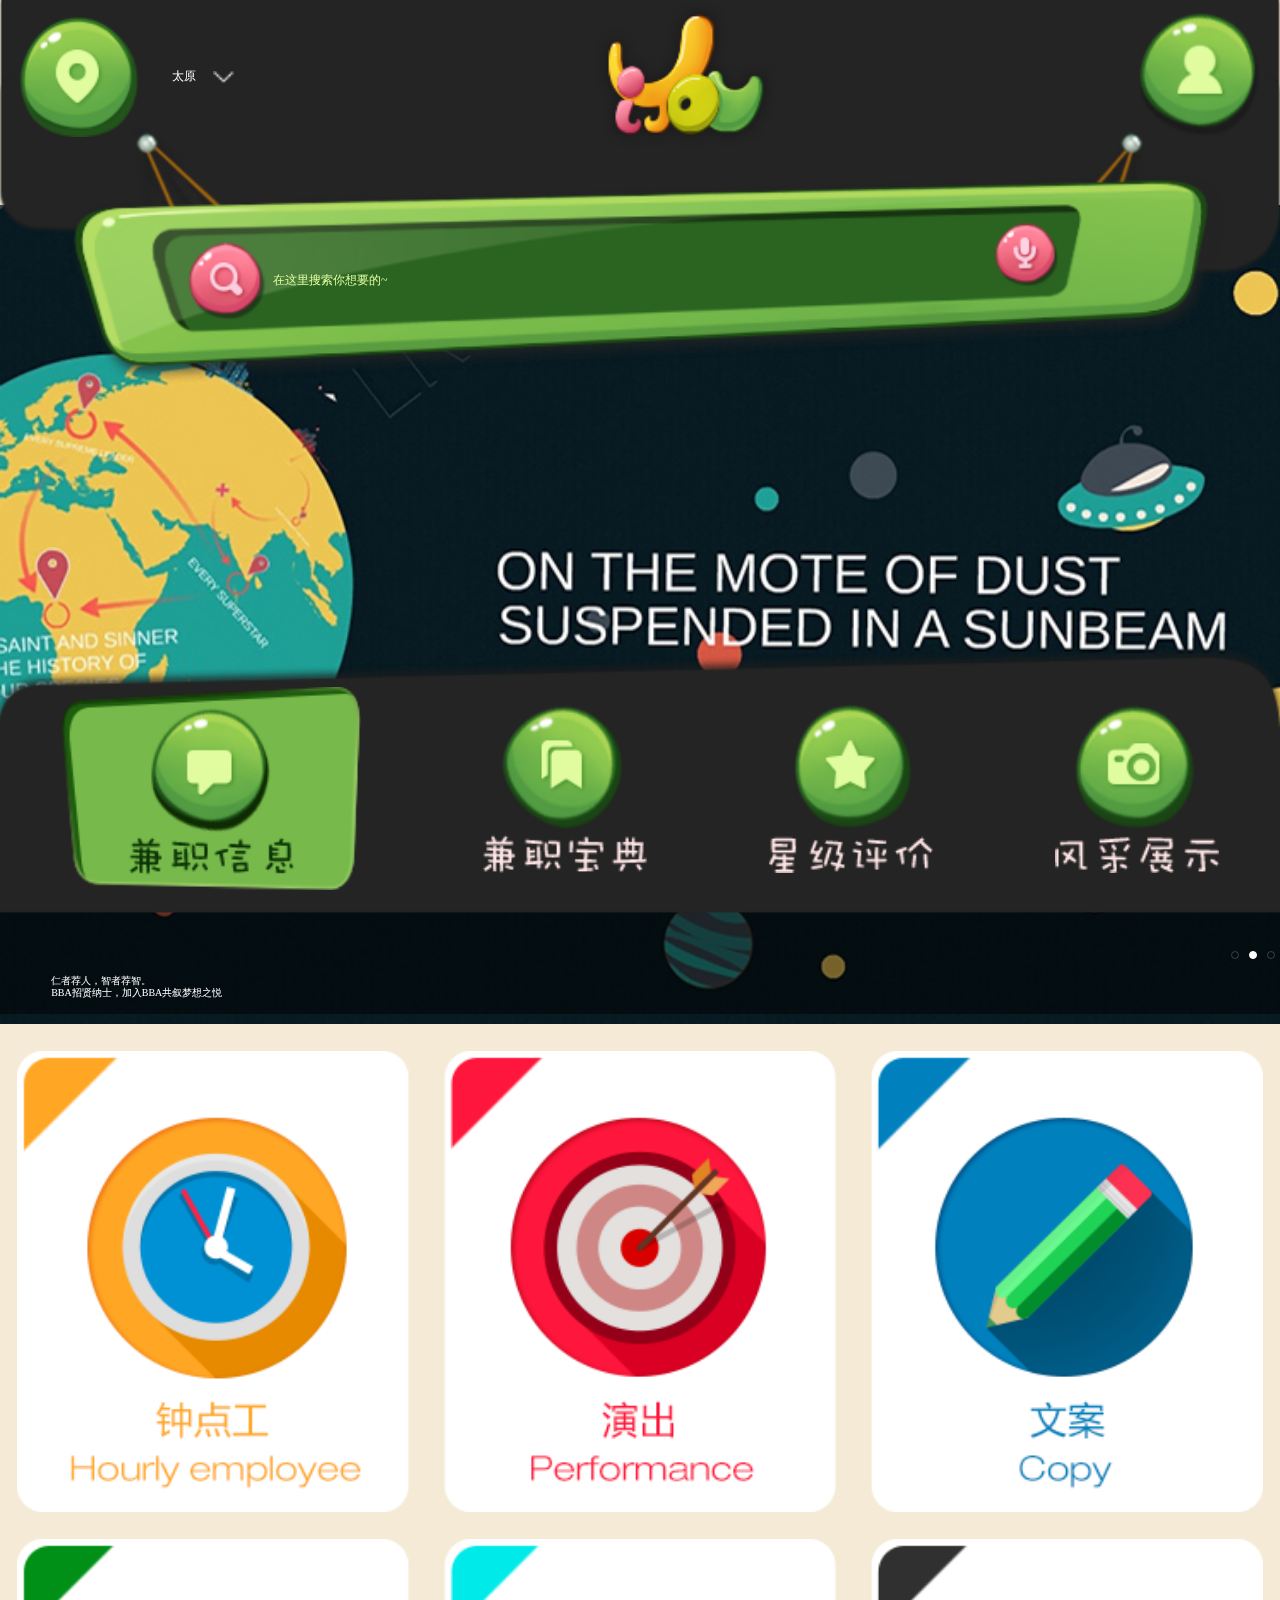
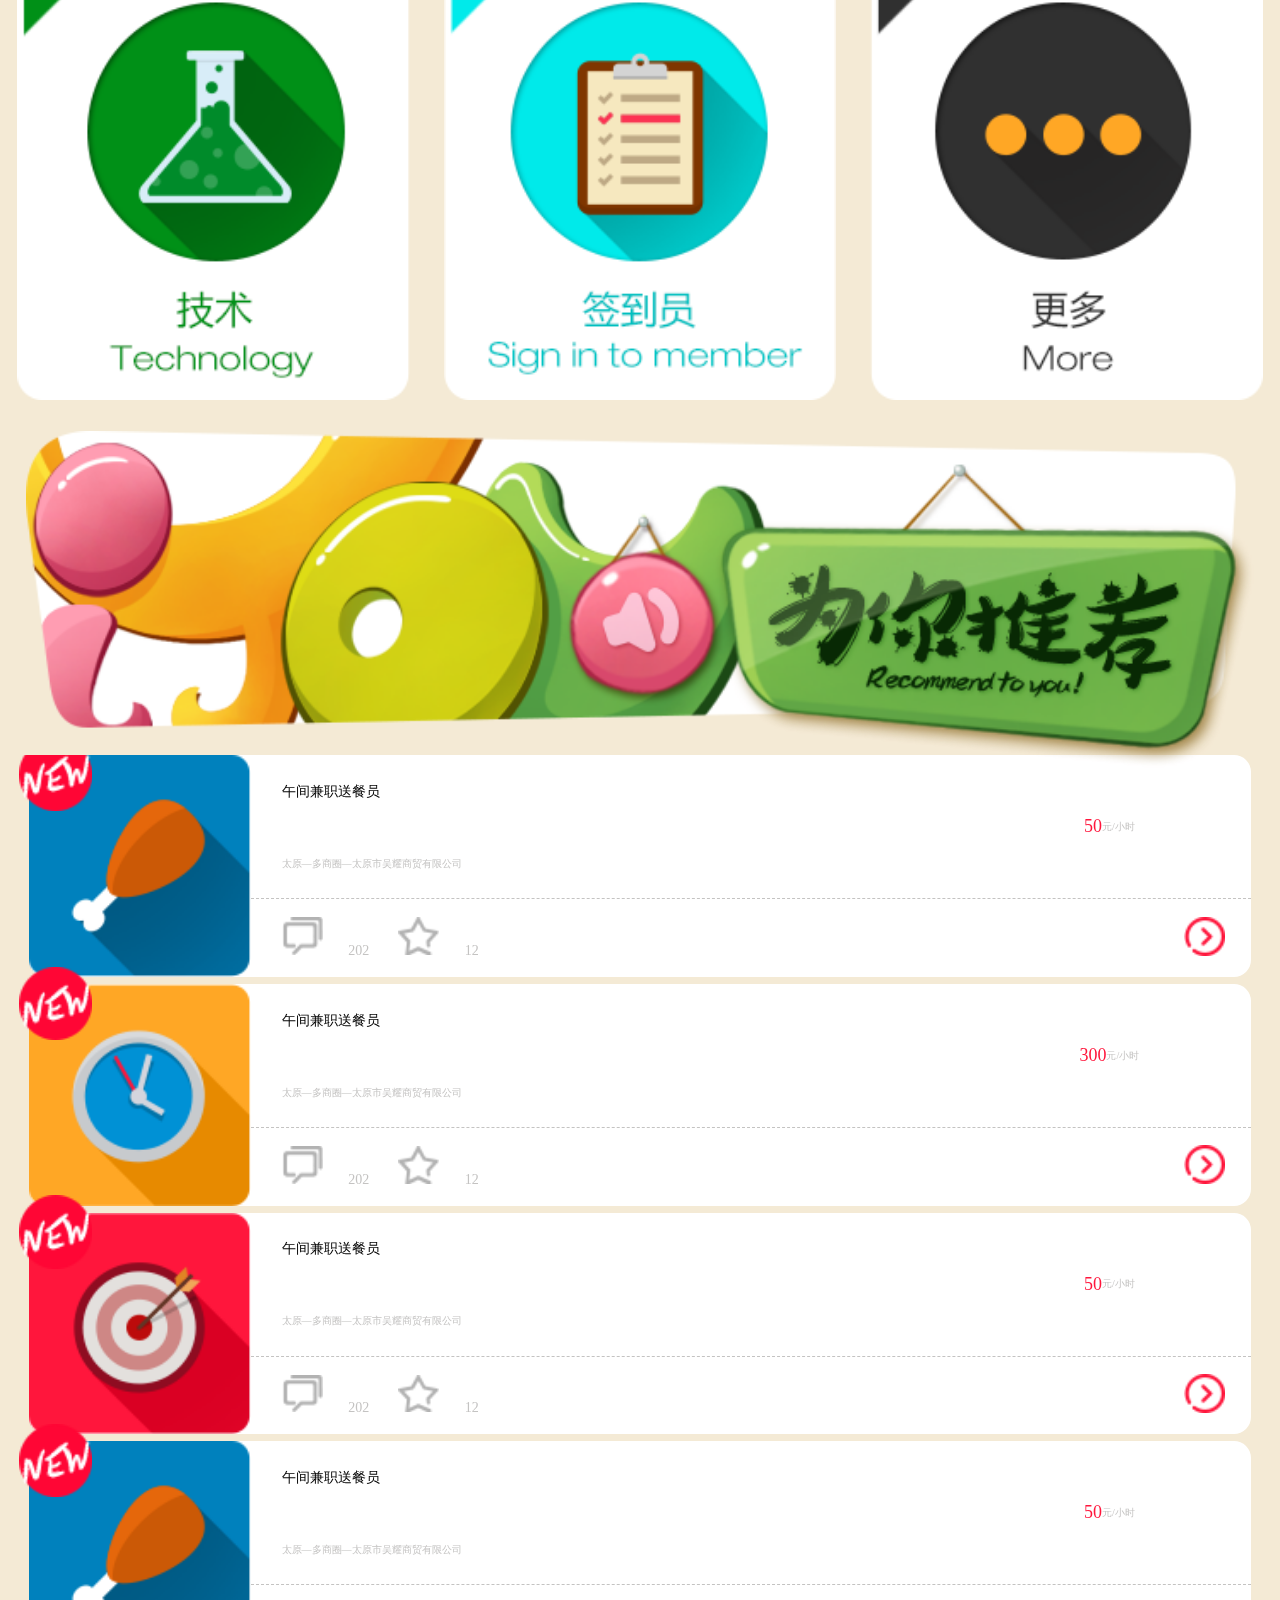
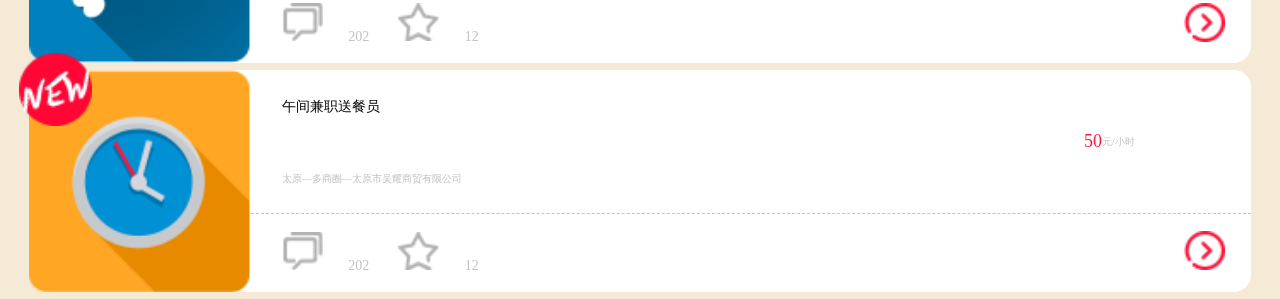
<file: appnew/index.html>
<!DOCTYPE html>
<html lang="en">
<head>
	<meta charset="UTF-8">
	<title>Document</title>
	<meta name="viewport" content="width=device-width,initial-scale=1,maximum-scale=1,user-scalable=0" />
	<meta name="renderer" comtent="webkit"/>
	<link rel="stylesheet" href="css/base.css">
	<link rel="stylesheet" href="css/swiper.min.css">
	<link rel="stylesheet" href="css/bzp/bzp-index.css">
</head>
<body>
<!-- 侧滑菜单开始 -->
	<div id="mask"></div>
	<div class="cehua">
		<div class="chose-city">
			<div class="top">
				<img src="images/bzp/xzcity.png" alt="">
			</div>
			<div class="bottom">
				<div class="nowcity">
					<img src="images/bzp/dw1.png" alt="">
					<span>当前定位城市：<b>太原</b></span>
				</div>
				<ul class="citylist">
					<li class="act">
						<span>太原</span>
						<i></i>
					</li>
					<li>
						<span>大同</span>
						<i></i>
					</li>
					<li>
						<span>阳泉</span>
						<i></i>
					</li>
					<li>
						<span>长治</span>
						<i></i>
					</li>
					<li>
						<span>临汾</span>
						<i></i>
					</li>
					<li>
						<span>晋中</span>
						<i></i>
					</li>
					<li>
						<span>晋城</span>
						<i></i>
					</li>
					<li>
						<span>运城</span>
						<i></i>
					</li>
					<li>
						<span>侯马</span>
						<i></i>
					</li>
					<li>
						<span>朔州</span>
						<i></i>
					</li>
					<li>
						<span>忻州</span>
						<i></i>
					</li>
					<li>
						<span>吕梁</span>
						<i></i>
					</li>
				</ul>
			</div>
		</div>
	</div>
<!-- 侧滑菜单结束 -->

	<!-- 头部开始 -->
	<header class="head">
		<div class="headcon">
			<div class="dw">
				<img src="images/bzp/dingwei.png" alt="">
				<span>太原<img src="images/bzp/jt.png" alt=""></span>
			</div>
			<div class="logo">
				<a href="">
					<img src="images/bzp/logo.png" alt="">
				</a>
			</div>
			<div class="user">
				<a href="lys_gezx.html">
					<img src="images/bzp/gerenzhongxing.png" alt="">
				</a>
			</div>
		</div>
		<div class="search">
			<a href=""></a>
			<input type="text" placeholder='在这里搜索你想要的~'>
			<a href=""></a>
		</div>
	</header>
	<!-- 头部结束 -->

	<!-- banner开始 -->
	<div class="swiper-container banner">
        <div class="swiper-wrapper">
            <div class="swiper-slide">
            	<a href="javascript:;">
            		<img src="images/bzp/banner.jpg" alt="">
            	</a>
            </div>
            <div class="swiper-slide">
            	<a href="javascript:;">
            		<img src="images/bzp/banner.jpg" alt="">
            	</a>
            </div>
            <div class="swiper-slide">
            	<a href="javascript:;">
            		<img src="images/bzp/banner.jpg" alt="">
            	</a>
            </div>
        </div>
        <!-- <div class="bottom"></div> -->
        <!-- Add Pagination -->
        <div class="swiper-pagination">
        </div>
        <div class="font">
    		<p>我爱工作，工作爱我！</p>
    		<p>University of experience  for the first time very excited and is excited</p>
    	</div>
	</div>
	<!-- banner结束 -->

	<!-- 分类开始 -->
		<section class="fenlei">
			<figure>
				<a href="javascript:;">
					<img src="images/bzp/clock.png" alt="">
				</a>
			</figure>
			<figure>
				<a href="javascript:;">
					<img src="images/bzp/target.png" alt="">
				</a>
			</figure>
			<figure>
				<a href="javascript:;javascript:;">
					<img src="images/bzp/pen.png" alt="">
				</a>
			</figure>
			<figure>
				<a href="javascript:;">
					<img src="images/bzp/flask.png" alt="">
				</a>
			</figure>
			<figure>
				<a href="javascript:;">
					<img src="images/bzp/checklist.png" alt="">
				</a>
			</figure>
			<figure>
				<a href="javascript:;">
					<img src="images/bzp/more.png" alt="">
				</a>
			</figure>
		</section>
	<!-- 分类结束 -->

	<!-- 为你推荐开始 -->
		<section class="tuijian">
			<div class="top">
				<a href="javascript:;"><img src="images/bzp/tuijian.png" alt=""></a>
			</div>
			<div class="bottom">
					<figure>
						<div class="left">
							<a href="xq_xxxq.html">
								<img src="images/bzp/wing.png" alt="">
								<img src="images/bzp/NEW.png" alt="">
							</a>
						</div>
						<div class="right">
							<div class="work">
								<div class="workcon">
									<p>午间兼职送餐员</p>
									<p>太原—多商圈—太原市吴耀商贸有限公司</p>
								</div>
								<div class="salary">
									<span>50</span>元/小时
								</div>
							</div>
							<div class="pinglun">
								<div>
									<span><i></i>202</span>
									<span><i></i>12</span>
								</div>
								<span>
									<a href="javascript:;">
										<img src="images/bzp/more1.png" alt="">
									</a>
								</span>
							</div>
						</div>
					</figure>
				<figure>
					<div class="left">
						<a href="xq_xxxq.html">
							<img src="images/bzp/clock1.png" alt="">
							<img src="images/bzp/NEW.png" alt=""></a>
					</div>
					<div class="right">
						<div class="work">
							<div class="workcon">
								<p>午间兼职送餐员</p>
								<p>太原—多商圈—太原市吴耀商贸有限公司</p>
							</div>
							<div class="salary">
								<span>300</span>元/小时
							</div>
						</div>
						<div class="pinglun">
							<div>
								<span><i></i>202</span>
								<span><i></i>12</span>
							</div>
							<span>
								<a href="">
									<img src="images/bzp/more1.png" alt="">
								</a>
							</span>
						</div>
					</div>
				</figure>
				<figure>
					<div class="left">
						<a href="xq_xxxq.html">
							<img src="images/bzp/target1.png" alt="">
							<img src="images/bzp/NEW.png" alt=""></a>
					</div>
					<div class="right">
						<div class="work">
							<div class="workcon">
								<p>午间兼职送餐员</p>
								<p>太原—多商圈—太原市吴耀商贸有限公司</p>
							</div>
							<div class="salary">
								<span>50</span>元/小时
							</div>
						</div>
						<div class="pinglun">
							<div>
								<span><i></i>202</span>
								<span><i></i>12</span>
							</div>
							<span>
								<a href="">
									<img src="images/bzp/more1.png" alt="">
								</a>
							</span>
						</div>
					</div>
				</figure>
				<figure>
					<div class="left">
						<a href="xq_xxxq.html">
							<img src="images/bzp/wing.png" alt="">
							<img src="images/bzp/NEW.png" alt=""></a>
					</div>
					<div class="right">
						<div class="work">
							<div class="workcon">
								<p>午间兼职送餐员</p>
								<p>太原—多商圈—太原市吴耀商贸有限公司</p>
							</div>
							<div class="salary">
								<span>50</span>元/小时
							</div>
						</div>
						<div class="pinglun">
							<div>
								<span><i></i>202</span>
								<span><i></i>12</span>
							</div>
							<span>
								<a href="">
									<img src="images/bzp/more1.png" alt="">
								</a>
							</span>
						</div>
					</div>
				</figure>
				<figure>
					<div class="left">
						<a href="xq_xxxq.html">
							<img src="images/bzp/clock1.png" alt="">
							<img src="images/bzp/NEW.png" alt=""></a>
					</div>
					<div class="right">
						<div class="work">
							<div class="workcon">
								<p>午间兼职送餐员</p>
								<p>太原—多商圈—太原市吴耀商贸有限公司</p>
							</div>
							<div class="salary">
								<span>50</span>元/小时
							</div>
						</div>
						<div class="pinglun">
							<div>
								<span><i></i>202</span>
								<span><i></i>12</span>
							</div>
							<span>
								<a href="">
									<img src="images/bzp/more1.png" alt="">
								</a>
							</span>
						</div>
					</div>
				</figure>
			</div>
		</section>
	<!-- 为你推荐结束 -->

	<!-- 底部开始 -->
		<footer class="foot">
			<a href="jianzhi.html">
				<img src="images/bzp/xxjz.png" alt="">
			</a>
			<a href="zby_jzbd.html">
				<img src="images/bzp/xxbd1.png" alt="">
			</a>
			<a href="javascript:;">
				<img src="images/bzp/xxpj1.png" alt="">
			</a>
			<a href="javascript:;">
				<img src="images/bzp/xxzs1.png" alt="">
			</a>
		</footer>
	<!-- 底部结束 -->
</body>
</html>
<script src="js/rem.js"></script>
<script src="js/swiper.min.js"></script>
<script src="js/bzp/bzp-index.js"></script>
</file>
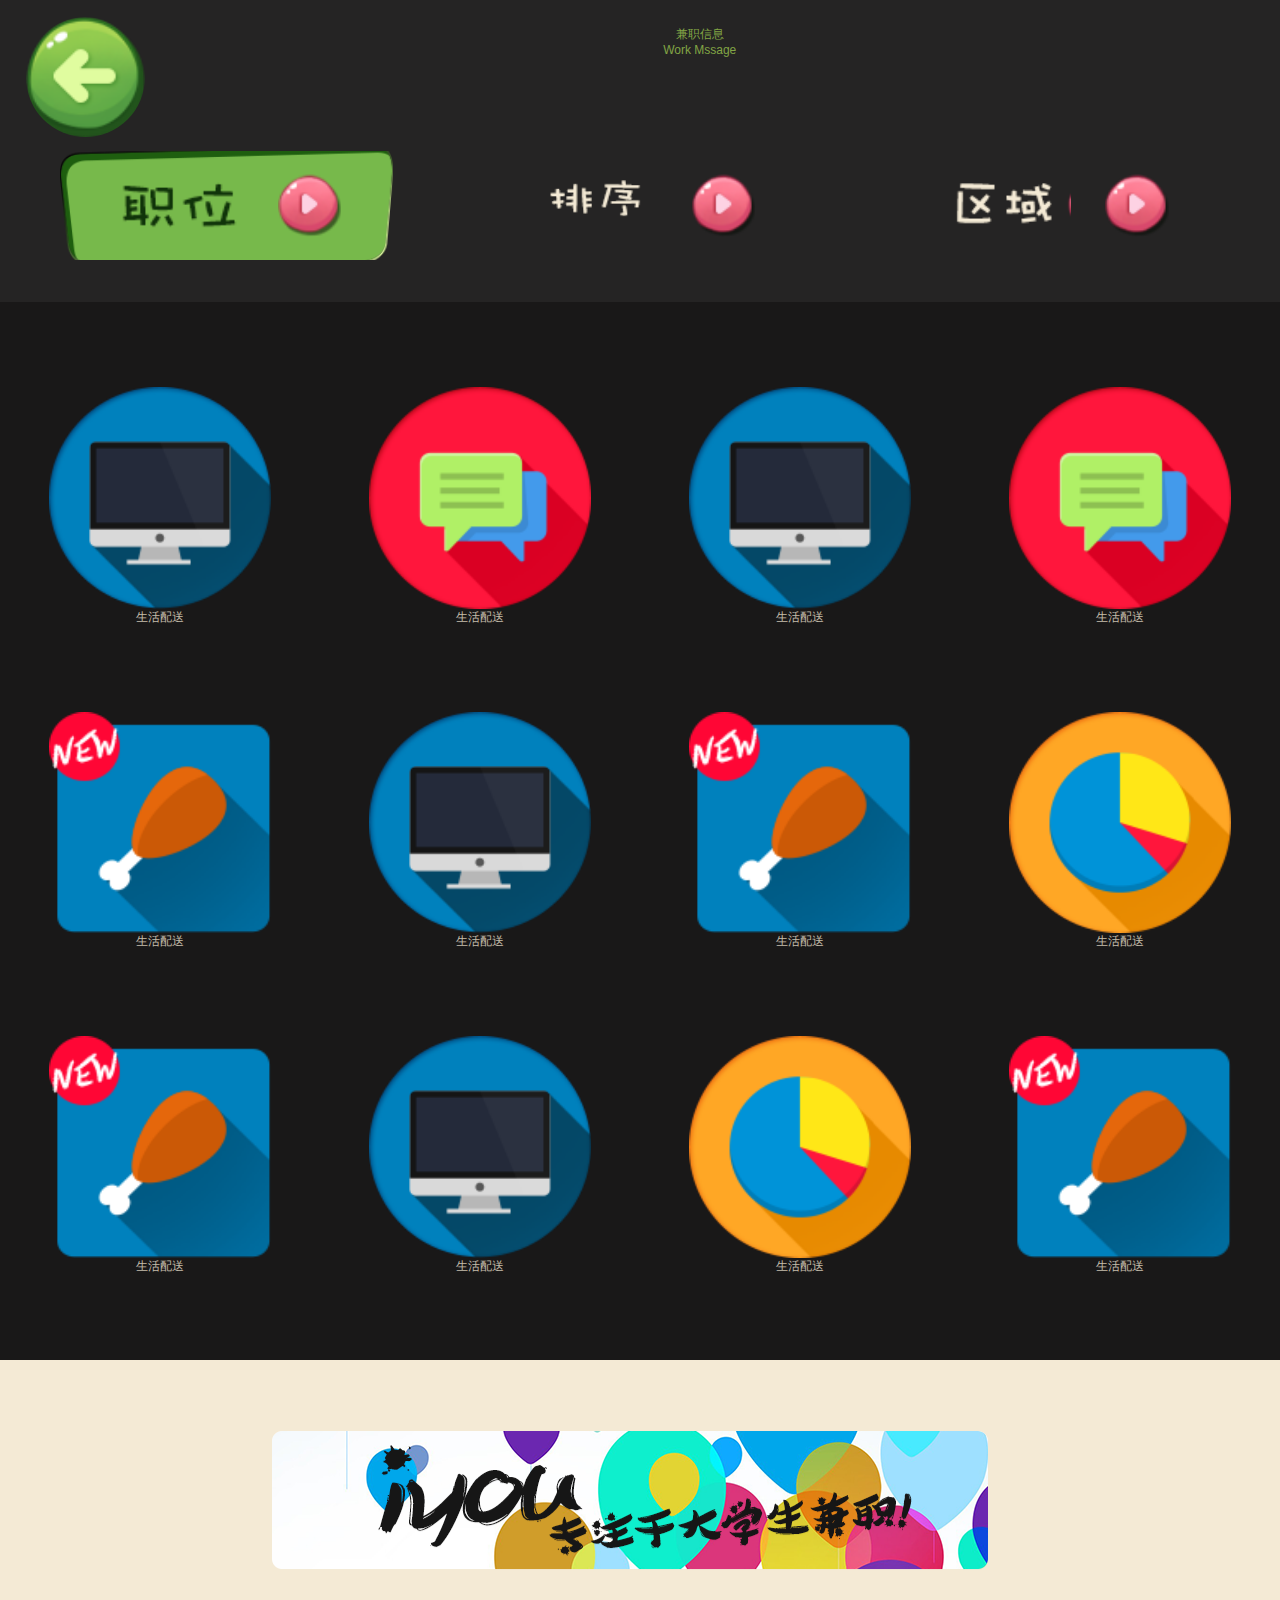
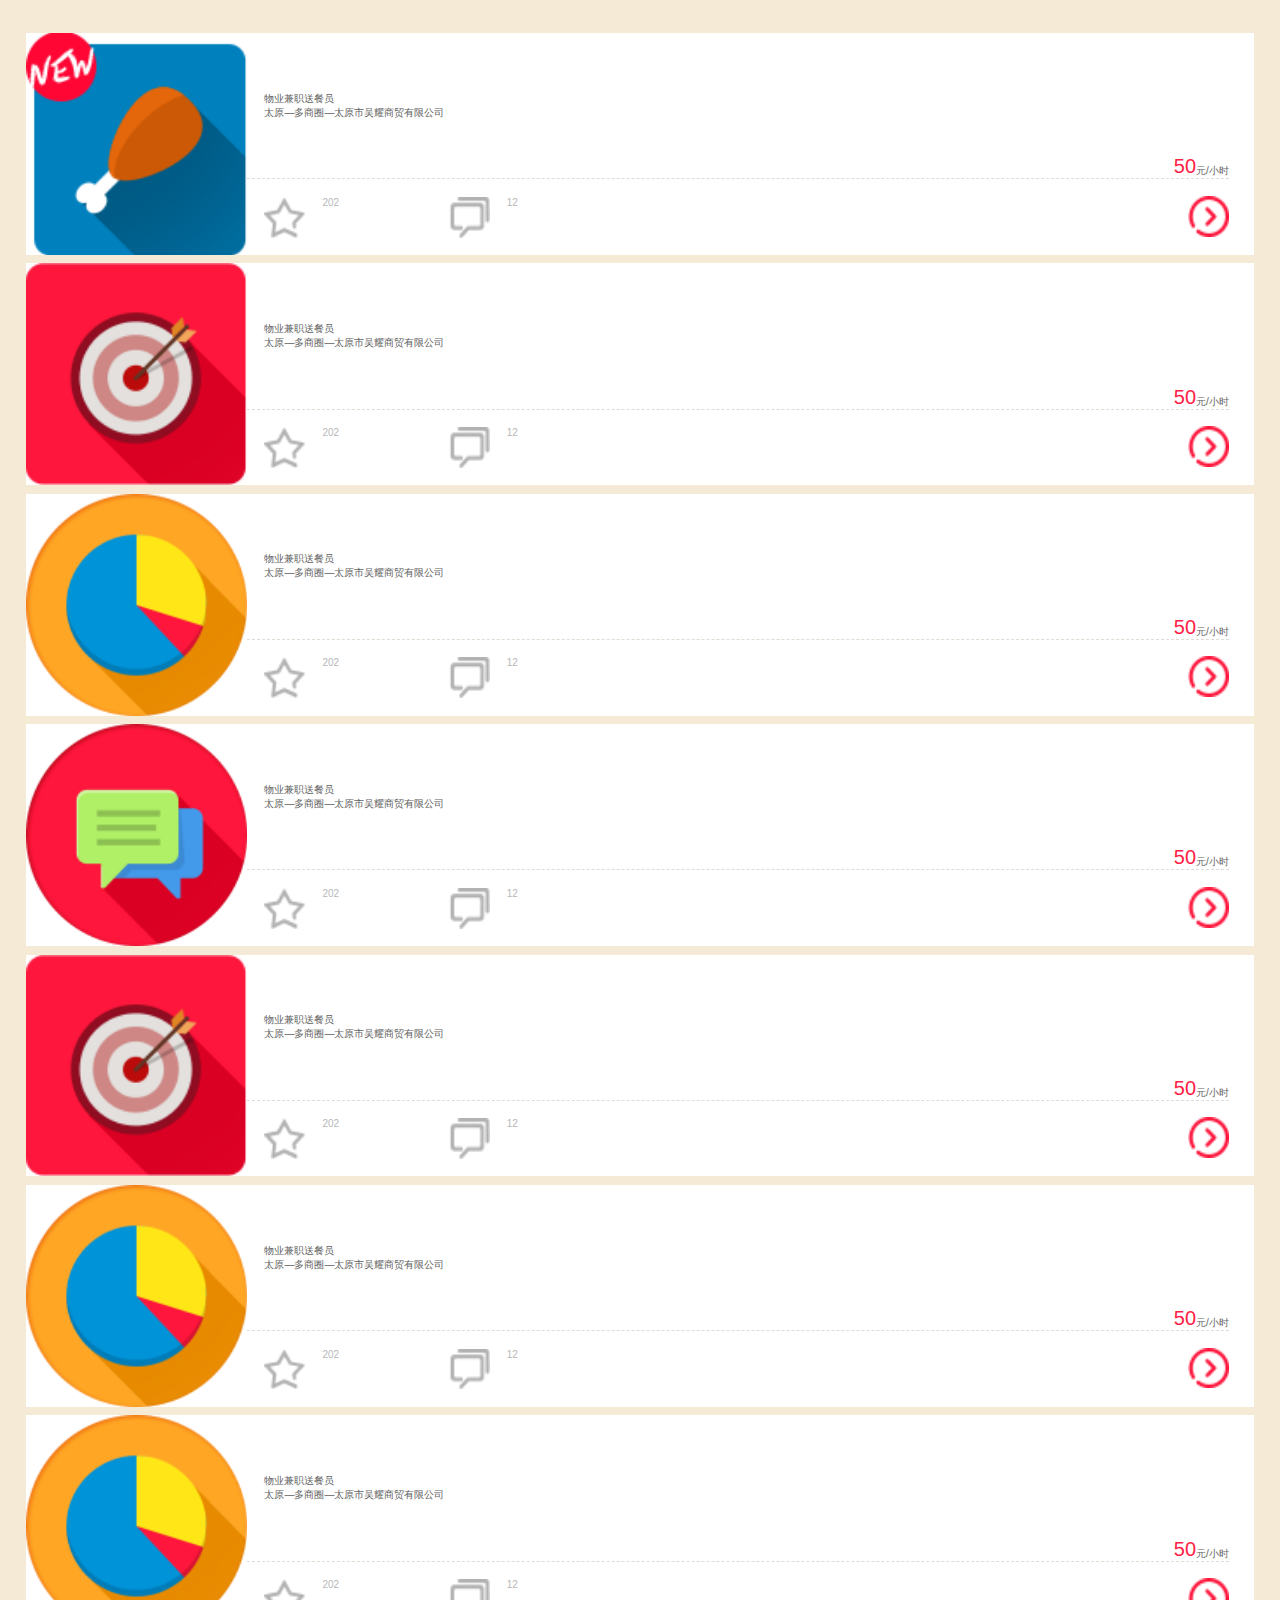
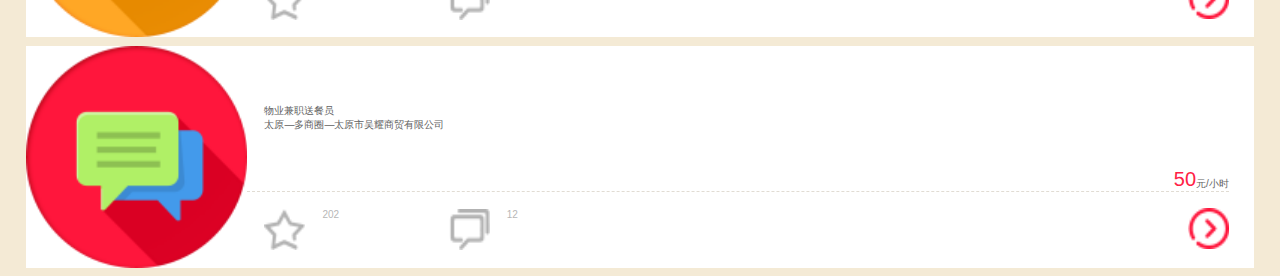
<file: appnew/jianzhi.html>
<!DOCTYPE html>
<html lang="en">
<head>
	<meta charset="UTF-8">
	<title>Document</title>
    
	<meta name="renderer" comtent="webkit"/>
    <meta http-equiv="X-UA-COMPATIBLE" content="IE=EDGE"/>
    <meta name="viewport" content="width=device-width, initial-scale=1, minimum-scale=1, maximum-scale=1">
    <script src="js/yidongduan.js"></script>
    <link rel="stylesheet" href="css/jianzhi.css">
</head>
<body>
<!-- <!头部开始!> -->
	<header>
		<div class="jcl-top">
			<a href="" style="background:url(images/jcl/left.png) no-repeat center center/cover"></a>
			<span style="display:block;text-align:center;">兼职信息<br>Work Mssage</span>
		</div>
		<div class="jcl-bot">
			<span class='active'>
			   
			    <a href="#" class="but">
			    	<img src="images/jcl/text_03.png" alt="">
			    	<img src="images/jcl/play1.png" alt="">
			    </a>
			</span>

			<span>
                
                <a href="#" class="but">
			    	<img src="images/jcl/lists_03.png" alt="">
			    	<img src="images/jcl/play1.png" alt="">
			    </a>
			</span>
			<span>
			    
			    <a href="#" class="but">
			    	<img src="images/jcl/textes_06.png" alt="">
			    	<img src="images/jcl/play1.png" alt="">
			    </a>
			</span>
		</div>
	</header>
<!-- 列表开始 -->
    <section class="jcl-one">
        <div class="jcl-lists">
        	<div class="jcl-list">
        		<a href="">
        			<img src="images/jcl/imac.png" alt="">
        			<span>生活配送</span>
        		</a>
        		<a href="">
        			<img src="images/jcl/comments.png" alt="">
        			<span>生活配送</span>
        		</a>
        		<a href="">
        			<img src="images/jcl/imac.png" alt="">
        			<span>生活配送</span>
        		</a>
        		<a href="">
        			<img src="images/jcl/comments.png" alt="">
        			<span>生活配送</span>
        		</a>
        		<a href="">
        			<img src="images/jcl/NEW.png" alt="">
        			<span>生活配送</span>
        		</a>
        		<a href="">
        			<img src="images/jcl/imac.png" alt="">
        			<span>生活配送</span>
        		</a>
        		<a href="">
        			<img src="images/jcl/NEW.png" alt="">
        			<span>生活配送</span>
        		</a>
        		<a href="">
        			<img src="images/jcl/chart.png" alt="">
        			<span>生活配送</span>
        		</a>
        		<a href="">
        			<img src="images/jcl/NEW.png" alt="">
        			<span>生活配送</span>
        		</a>
        		<a href="">
        			<img src="images/jcl/imac.png" alt="">
        			<span>生活配送</span>
        		</a>
        		<a href="">
        			<img src="images/jcl/chart.png" alt="">
        			<span>生活配送</span>
        		</a>
        		<a href="">
        			<img src="images/jcl/NEW.png" alt="">
        			<span>生活配送</span>
        		</a>
        	</div>
            <div class="jcl-list">
                <a href="">
                    <img src="images/jcl/imac.png" alt="">
                    <span>生活配送</span>
                </a>
                <a href="">
                    <img src="images/jcl/comments.png" alt="">
                    <span>生活配送</span>
                </a>
                <a href="">
                    <img src="images/jcl/imac.png" alt="">
                    <span>生活配送</span>
                </a>
                <a href="">
                    <img src="images/jcl/comments.png" alt="">
                    <span>生活配送</span>
                </a>
                <a href="">
                    <img src="images/jcl/NEW.png" alt="">
                    <span>生活配送</span>
                </a>
                <a href="">
                    <img src="images/jcl/imac.png" alt="">
                    <span>生活配送</span>
                </a>
                <a href="">
                    <img src="images/jcl/NEW.png" alt="">
                    <span>生活配送</span>
                </a>
                <a href="">
                    <img src="images/jcl/chart.png" alt="">
                    <span>生活配送</span>
                </a>
                <a href="">
                    <img src="images/jcl/NEW.png" alt="">
                    <span>生活配送</span>
                </a>
                <a href="">
                    <img src="images/jcl/imac.png" alt="">
                    <span>生活配送</span>
                </a>
                <a href="">
                    <img src="images/jcl/chart.png" alt="">
                    <span>生活配送</span>
                </a>
                <a href="">
                    <img src="images/jcl/NEW.png" alt="">
                    <span>生活配送</span>
                </a>
            </div>
            <div class="jcl-list">
                <a href="">
                    <img src="images/jcl/imac.png" alt="">
                    <span>生活配送</span>
                </a>
                <a href="">
                    <img src="images/jcl/comments.png" alt="">
                    <span>生活配送</span>
                </a>
                <a href="">
                    <img src="images/jcl/imac.png" alt="">
                    <span>生活配送</span>
                </a>
                <a href="">
                    <img src="images/jcl/comments.png" alt="">
                    <span>生活配送</span>
                </a>
                <a href="">
                    <img src="images/jcl/NEW.png" alt="">
                    <span>生活配送</span>
                </a>
                <a href="">
                    <img src="images/jcl/imac.png" alt="">
                    <span>生活配送</span>
                </a>
                <a href="">
                    <img src="images/jcl/NEW.png" alt="">
                    <span>生活配送</span>
                </a>
                <a href="">
                    <img src="images/jcl/chart.png" alt="">
                    <span>生活配送</span>
                </a>
                <a href="">
                    <img src="images/jcl/NEW.png" alt="">
                    <span>生活配送</span>
                </a>
                <a href="">
                    <img src="images/jcl/imac.png" alt="">
                    <span>生活配送</span>
                </a>
                <a href="">
                    <img src="images/jcl/chart.png" alt="">
                    <span>生活配送</span>
                </a>
                <a href="">
                    <img src="images/jcl/NEW.png" alt="">
                    <span>生活配送</span>
                </a>
            </div>
        </div>
    </section>
<!-- 列表结束 -->
<!-- 图片 -->
    <div class="jcl-imgbox">
        <div class="jcl-img"></div>
    </div>	
<!-- 图片结束 -->
<!-- 列表2 -->
    <section class="jcl-two">
    	<a href="" class="jcl-twos">
    		<div class="jcl-twos-left"style="background:url(images/jcl/NEW.png) no-repeat center center/cover">
    			
    		</div>
    		<div class="jcl-twos-right">
    			<div class="jcl-twos-top">
    				<div class="jcl-twos-zuo">
    					<span>物业兼职送餐员</span>
    					<span>太原—多商圈—太原市吴耀商贸有限公司</span>
    				</div>
    				<div class="jcl-twos-you">
    					<span style="font-size:20px;color:#FF2145;">50</span>
    					<span>元/小时</span>
    				</div>
    			</div>
    			<div class="jcl-twos-bottom">
    				<div class="jcl-twos-bottom-left">
    				    <div class="jcl-twos-lefts">
    					    <span><img src="images/jcl/favourite2.png" alt=""></span>
    					    <span style="margin-left:.1rem;">202</span>
    					    <span><img src="images/jcl/feedback.png" alt=""style="margin-left:.5rem;"></span>
    					    <span style="margin-left:.6rem;">12</span>
    					</div>
    			    </div>
    			    <div class="jcl-twos-bottom-right">
    			    	<img src="images/jcl/more1.png" alt="">
    			    </div>
    			</div>
    		</div>
    	</a>
    	<a href="" class="jcl-twos">
    		<div class="jcl-twos-left" style="background:url(images/jcl/target1.png) no-repeat center center/cover">
    			
    		</div>
    		<div class="jcl-twos-right">
    			<div class="jcl-twos-top">
    				<div class="jcl-twos-zuo">
    					<span>物业兼职送餐员</span>
    					<span>太原—多商圈—太原市吴耀商贸有限公司</span>
    				</div>
    				<div class="jcl-twos-you">
    					<span style="font-size:20px;color:#FF2145;">50</span>
    					<span>元/小时</span>
    				</div>
    			</div>
    			<div class="jcl-twos-bottom">
    				<div class="jcl-twos-bottom-left">
    				    <div class="jcl-twos-lefts">
    					    <span><img src="images/jcl/favourite2.png" alt=""></span>
    					    <span style="margin-left:.1rem;">202</span>
    					    <span><img src="images/jcl/feedback.png" alt=""style="margin-left:.5rem;"></span>
    					    <span style="margin-left:.6rem;">12</span>
    					</div>
    			    </div>
    			    <div class="jcl-twos-bottom-right">
    			    	<img src="images/jcl/more1.png" alt="">
    			    </div>
    			</div>
    		</div>
    	</a>
    	<a href="" class="jcl-twos">
    		<div class="jcl-twos-left" style="background:url(images/jcl/chart.png) no-repeat center center/cover">
    			
    		</div>
    		<div class="jcl-twos-right">
    			<div class="jcl-twos-top">
    				<div class="jcl-twos-zuo">
    					<span>物业兼职送餐员</span>
    					<span>太原—多商圈—太原市吴耀商贸有限公司</span>
    				</div>
    				<div class="jcl-twos-you">
    					<span style="font-size:20px;color:#FF2145;">50</span>
    					<span>元/小时</span>
    				</div>
    			</div>
    			<div class="jcl-twos-bottom">
    				<div class="jcl-twos-bottom-left">
    				    <div class="jcl-twos-lefts">
    					    <span><img src="images/jcl/favourite2.png" alt=""></span>
    					    <span style="margin-left:.1rem;">202</span>
    					    <span><img src="images/jcl/feedback.png" alt=""style="margin-left:.5rem;"></span>
    					    <span style="margin-left:.6rem;">12</span>
    					</div>
    			    </div>
    			    <div class="jcl-twos-bottom-right">
    			    	<img src="images/jcl/more1.png" alt="">
    			    </div>
    			</div>
    		</div>
    	</a>
    	<a href="" class="jcl-twos">
    		<div class="jcl-twos-left" style="background:url(images/jcl/comments.png) no-repeat center center/cover">
    			
    		</div>
    		<div class="jcl-twos-right">
    			<div class="jcl-twos-top">
    				<div class="jcl-twos-zuo">
    					<span>物业兼职送餐员</span>
    					<span>太原—多商圈—太原市吴耀商贸有限公司</span>
    				</div>
    				<div class="jcl-twos-you">
    					<span style="font-size:20px;color:#FF2145;">50</span>
    					<span>元/小时</span>
    				</div>
    			</div>
    			<div class="jcl-twos-bottom">
    				<div class="jcl-twos-bottom-left">
    				    <div class="jcl-twos-lefts">
    					    <span><img src="images/jcl/favourite2.png" alt=""></span>
    					    <span style="margin-left:.1rem;">202</span>
    					    <span><img src="images/jcl/feedback.png" alt=""style="margin-left:.5rem;"></span>
    					    <span style="margin-left:.6rem;">12</span>
    					</div>
    			    </div>
    			    <div class="jcl-twos-bottom-right">
    			    	<img src="images/jcl/more1.png" alt="">
    			    </div>
    			</div>
    		</div>
    	</a>
    	<a href="" class="jcl-twos">
    		<div class="jcl-twos-left" style="background:url(images/jcl/target1.png) no-repeat center center/cover">
    			
    		</div>
    		<div class="jcl-twos-right">
    			<div class="jcl-twos-top">
    				<div class="jcl-twos-zuo">
    					<span>物业兼职送餐员</span>
    					<span>太原—多商圈—太原市吴耀商贸有限公司</span>
    				</div>
    				<div class="jcl-twos-you">
    					<span style="font-size:20px;color:#FF2145;">50</span>
    					<span>元/小时</span>
    				</div>
    			</div>
    			<div class="jcl-twos-bottom">
    				<div class="jcl-twos-bottom-left">
    				    <div class="jcl-twos-lefts">
    					    <span><img src="images/jcl/favourite2.png" alt=""></span>
    					    <span style="margin-left:.1rem;">202</span>
    					    <span><img src="images/jcl/feedback.png" alt=""style="margin-left:.5rem;"></span>
    					    <span style="margin-left:.6rem;">12</span>
    					</div>
    			    </div>
    			    <div class="jcl-twos-bottom-right">
    			    	<img src="images/jcl/more1.png" alt="">
    			    </div>
    			</div>
    		</div>
    	</a>
    	<a href="" class="jcl-twos">
    		<div class="jcl-twos-left" style="background:url(images/jcl/chart.png) no-repeat center center/cover">
    			
    		</div>
    		<div class="jcl-twos-right">
    			<div class="jcl-twos-top">
    				<div class="jcl-twos-zuo">
    					<span>物业兼职送餐员</span>
    					<span>太原—多商圈—太原市吴耀商贸有限公司</span>
    				</div>
    				<div class="jcl-twos-you">
    					<span style="font-size:20px;color:#FF2145;">50</span>
    					<span>元/小时</span>
    				</div>
    			</div>
    			<div class="jcl-twos-bottom">
    				<div class="jcl-twos-bottom-left">
    				    <div class="jcl-twos-lefts">
    					    <span><img src="images/jcl/favourite2.png" alt=""></span>
    					    <span style="margin-left:.1rem;">202</span>
    					    <span><img src="images/jcl/feedback.png" alt=""style="margin-left:.5rem;"></span>
    					    <span style="margin-left:.6rem;">12</span>
    					</div>
    			    </div>
    			    <div class="jcl-twos-bottom-right">
    			    	<img src="images/jcl/more1.png" alt="">
    			    </div>
    			</div>
    		</div>
    	</a>
    	<a href="" class="jcl-twos">
    		<div class="jcl-twos-left" style="background:url(images/jcl/chart.png) no-repeat center center/cover">
    			
    		</div>
    		<div class="jcl-twos-right">
    			<div class="jcl-twos-top">
    				<div class="jcl-twos-zuo">
    					<span>物业兼职送餐员</span>
    					<span>太原—多商圈—太原市吴耀商贸有限公司</span>
    				</div>
    				<div class="jcl-twos-you">
    					<span style="font-size:20px;color:#FF2145;">50</span>
    					<span>元/小时</span>
    				</div>
    			</div>
    			<div class="jcl-twos-bottom">
    				<div class="jcl-twos-bottom-left">
    				    <div class="jcl-twos-lefts">
    					    <span><img src="images/jcl/favourite2.png" alt=""></span>
    					    <span style="margin-left:.1rem;">202</span>
    					    <span><img src="images/jcl/feedback.png" alt=""style="margin-left:.5rem;"></span>
    					    <span style="margin-left:.6rem;">12</span>
    					</div>
    			    </div>
    			    <div class="jcl-twos-bottom-right">
    			    	<img src="images/jcl/more1.png" alt="">
    			    </div>
    			</div>
    		</div>
    	</a>
    	<a href="" class="jcl-twos">
    		<div class="jcl-twos-left" style="background:url(images/jcl/comments.png) no-repeat center center/cover">
    			
    		</div>
    		<div class="jcl-twos-right">
    			<div class="jcl-twos-top">
    				<div class="jcl-twos-zuo">
    					<span>物业兼职送餐员</span>
    					<span>太原—多商圈—太原市吴耀商贸有限公司</span>
    				</div>
    				<div class="jcl-twos-you">
    					<span style="font-size:20px;color:#FF2145;">50</span>
    					<span>元/小时</span>
    				</div>
    			</div>
    			<div class="jcl-twos-bottom">
    				<div class="jcl-twos-bottom-left">
    				    <div class="jcl-twos-lefts">
    					    <span><img src="images/jcl/favourite2.png" alt=""></span>
    					    <span style="margin-left:.1rem;">202</span>
    					    <span><img src="images/jcl/feedback.png" alt=""style="margin-left:.5rem;"></span>
    					    <span style="margin-left:.6rem;">12</span>
    					</div>
    			    </div>
    			    <div class="jcl-twos-bottom-right">
    			    	<img src="images/jcl/more1.png" alt="">
    			    </div>
    			</div>
    		</div>
    	</a>
    </section>
<!-- 列表2结束 -->
</body>
</html>
<script src="js/query.js"></script>
<script src="js/jianzhi.js"></script>
</file>
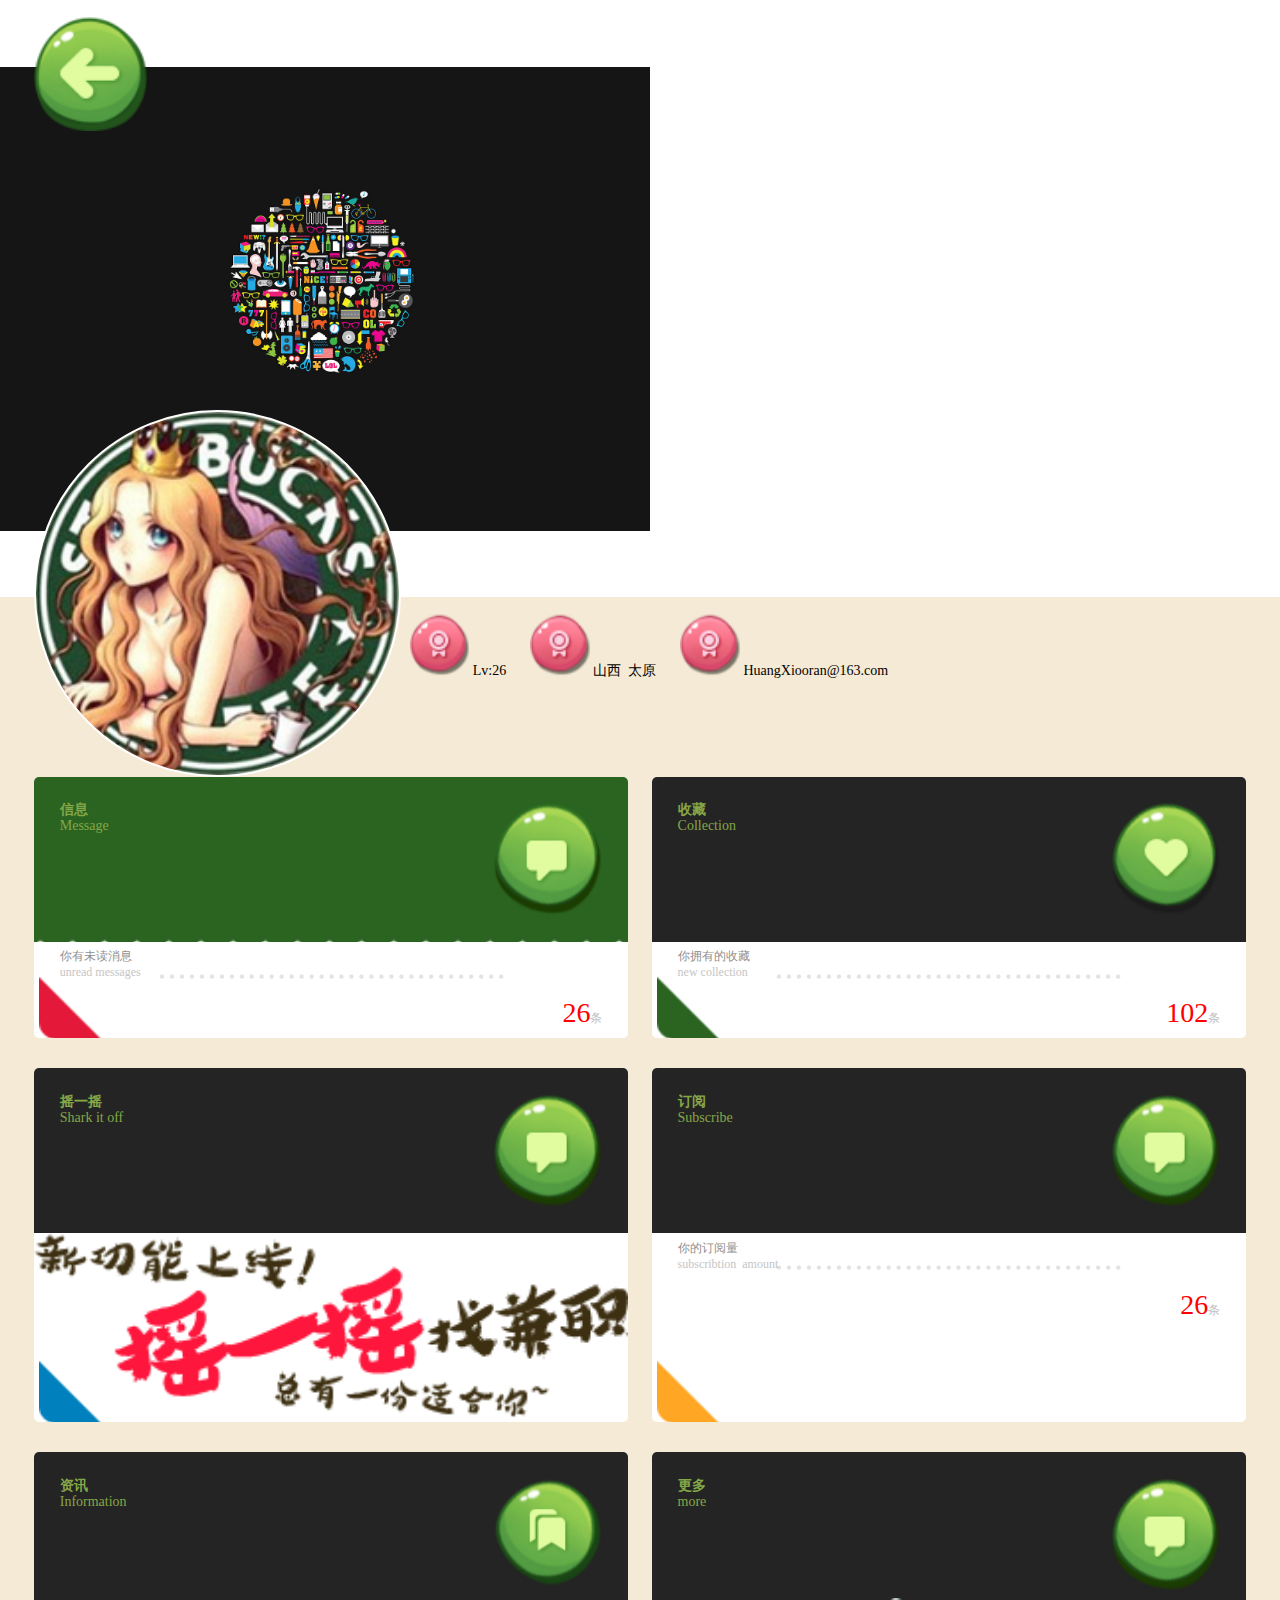
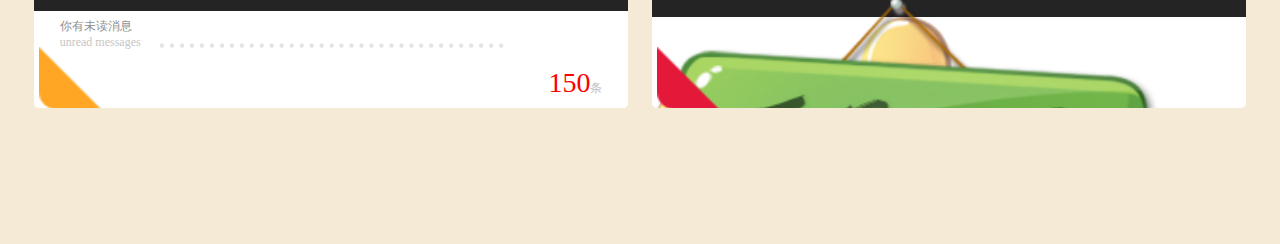
<file: appnew/lys_gezx.html>
<!DOCTYPE html>
<html lang="en">
<head>
	<meta charset="UTF-8">
	<title>个人中心</title>
    <meta name = "viewport" content = "width = device-width, initial-scale = 1.0, maximum-scale = 1.0,user-scalable = 0" />
	<link rel="stylesheet" href="css/lys_grzx.css">
</head>
<body>
<!-- 头部开始 -->
<header>
	<div class="lys_header">
		<a href="index.html"><img src="images/l/fanhui.png" alt="" ></a>
		
		<div class="lys_txphoto"></div>
		<h1>H.Xiooran</h1>
	</div>
</header>
<!-- 头部结束 -->
<!-- 列表开始 -->
<section>
	<div class="lys_box">
		<div class="lys_xinx">
			<div class="lys_xx_lis">
				<img src="images/l/dicon.png" alt="">
				<span>Lv:26</span>
			</div>
			<div class="lys_xx_lis">
				<img src="images/l/dicon.png" alt="">
				<span>山西&nbsp&nbsp太原</span>
			</div>
			<div class="lys_xx_lis">
				<img src="images/l/dicon.png" alt="">
				<span>HuangXiooran@163.com</span>
			</div>
		</div>
		<ul class="lys_uls">
			<li class="lys_lis">
					<div class="lys_lis_top lys_lis_active">
						<a href="">
							<span class="lys_top_left">
								<b>信息</b>
								<i>Message</i>
							</span>
							<img src="images/l/xinxi.png" alt="">
						</a>

					</div>
					<!-- <div class="lys_disan"></div> -->
					<div class="lys_lis_zhong">
						<a href="">
							<p>你有未读消息</p>
							<span>unread messages</span>
						</a>
					</div>
					<div class="lys_lis_xia">
						<span class="lys_xia_span1">26<span class="lys_xia_spson">条</span></span>
					</div>
					<div class="lys_jiao">
						<img src="images/l/j1.png" alt="">
					</div>
			</li>
			<li class="lys_lis">
					<div class="lys_lis_top">
						<a href="">
							<span class="lys_top_left">
								<b>收藏</b>
								<i>Collection</i>
							</span>
							<img src="images/l/xin.png" alt="">
						</a>

					</div>
					<!-- <div class="lys_disan"></div> -->
					<div class="lys_lis_zhong">
						<a href="">
							<p>你拥有的收藏</p>
							<span>new collection</span>
						</a>
					</div>
					<div class="lys_lis_xia">
						<span class="lys_xia_span1">102<span class="lys_xia_spson">条</span></span>
					</div>
					<div class="lys_jiao">
						<img src="images/l/j2.png" alt="">
					</div>
			</li>
			<li class="lys_lis">
					<div class="lys_lis_top">
						<a href="lys_yiy.html">
							<span class="lys_top_left">
								<b>摇一摇</b>
								<i>Shark&nbspit&nbspoff</i>
							</span>
							<img src="images/l/xinxi.png" alt="">
						</a>

					</div>
					<!-- <div class="lys_disan"></div> -->
					<img src="images/l/xp.png" alt="" width="100%">
					<div class="lys_jiao">
						<img src="images/l/j3.png" alt="" >
					</div>
			</li>
			<li class="lys_lis">
					<div class="lys_lis_top">
						<a href="">
							<span class="lys_top_left">
								<b>订阅</b>
								<i>Subscribe</i>
							</span>
							<img src="images/l/xinxi.png" alt="">
						</a>

					</div>
					<!-- <div class="lys_disan"></div> -->
					<div class="lys_lis_zhong">
						<a href="">
							<p>你的订阅量</p>
							<span>subscribtion&nbsp amount</span>
						</a>
					</div>
					<div class="lys_lis_xia">
						<span class="lys_xia_span1">26<span class="lys_xia_spson">条</span></span>
					</div>
					<div class="lys_jiao">
						<img src="images/l/j4.png" alt="">
					</div>
			</li>
			<li class="lys_lis">
					<div class="lys_lis_top">
						<a href="">
							<span class="lys_top_left">
								<b>资讯</b>
								<i>Information</i>
							</span>
							<img src="images/l/baodian.png" alt="">
						</a>

					</div>
					<!-- <div class="lys_disan"></div> -->
					<div class="lys_lis_zhong">
						<a href="">
							<p>你有未读消息</p>
							<span>unread messages</span>
						</a>
					</div>
					<div class="lys_lis_xia">
						<span class="lys_xia_span1">150<span class="lys_xia_spson">条</span></span>
					</div>
					<div class="lys_jiao">
						<img src="images/l/j4.png" alt="">
					</div>
			</li>
			<li class="lys_lis">
					<div class="lys_lis_top">
						<a href="">
							<span class="lys_top_left">
								<b>更多</b>
								<i>more</i>
							</span>
							<img src="images/l/xinxi.png" alt="">
						</a>

					</div>
					<!-- <div class="lys_disan"></div> -->
					<div class="lys_gdbj">
						<a href="">
							<img src="images/l/gdsz.png" alt="" width="100%">
						</a>
					</div>
					<div class="lys_jiao">
						<img src="images/l/j1.png" alt="" >
					</div>
			</li>
		</ul>
	</div>
</section>
<script src="js/zepto.min.js"></script>
<script src="js/touch-0.2.14.min.js"></script>
<script src="js/rem.js"></script>
</body>
</html>
</file>
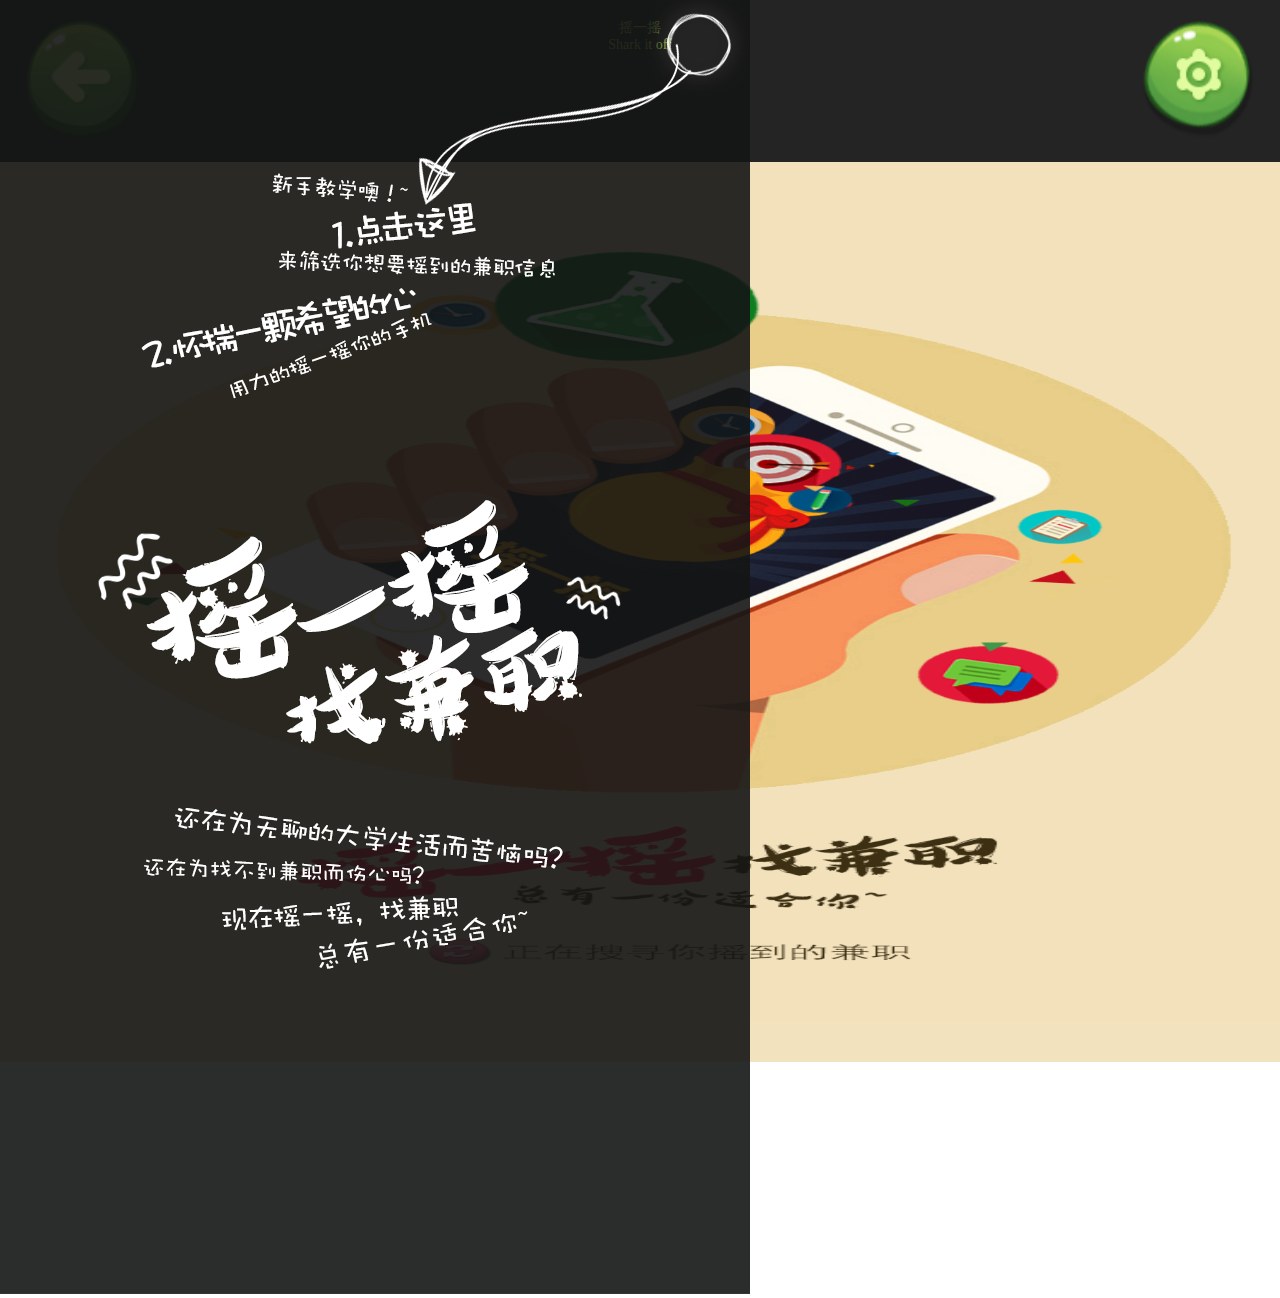
<file: appnew/lys_yiy.html>
<!DOCTYPE html>
<html lang="en">
<head>
	<meta charset="UTF-8">
	<title>个人中心</title>
    <meta name = "viewport" content = "width = device-width, initial-scale = 1.0, maximum-scale = 1.0,user-scalable = 0" />
	<link rel="stylesheet" href="css/lys_grzx.css">
</head>
<body style="overflow:-scrool;overflow-x:hidden">
<div id="lys_id">
	<div class="lys_yiy_top">
		<a href="">
			<img src="images/l/fanhui.png" alt="">
		</a>
		<div class="lys_top_center">
			<p>摇一摇</p>
			<span>Shark&nbspit&nbspoff</span>
		</div>
		<a href="" id="lys_yiy_a">
			<img src="images/l/lszicon.png" alt="" >
		</a>
	</div>
	<div class="lys_yiy_xia">
		<img src="images/l/111.png" alt="" width="100%">
	</div>
	<div class="lys_yiy_js">
		<a href="wgb-ydjz.html">
			<img src="images/l/lts.png" alt="" width="100%"></a>
	</div>
</div>
<script src="js/zepto.min.js"></script>
<script src="js/touch-0.2.14.min.js"></script>
<script src="js/rem.js"></script>
<script src="js/lys_yiy.js"></script>
</body>
</html>
</file>
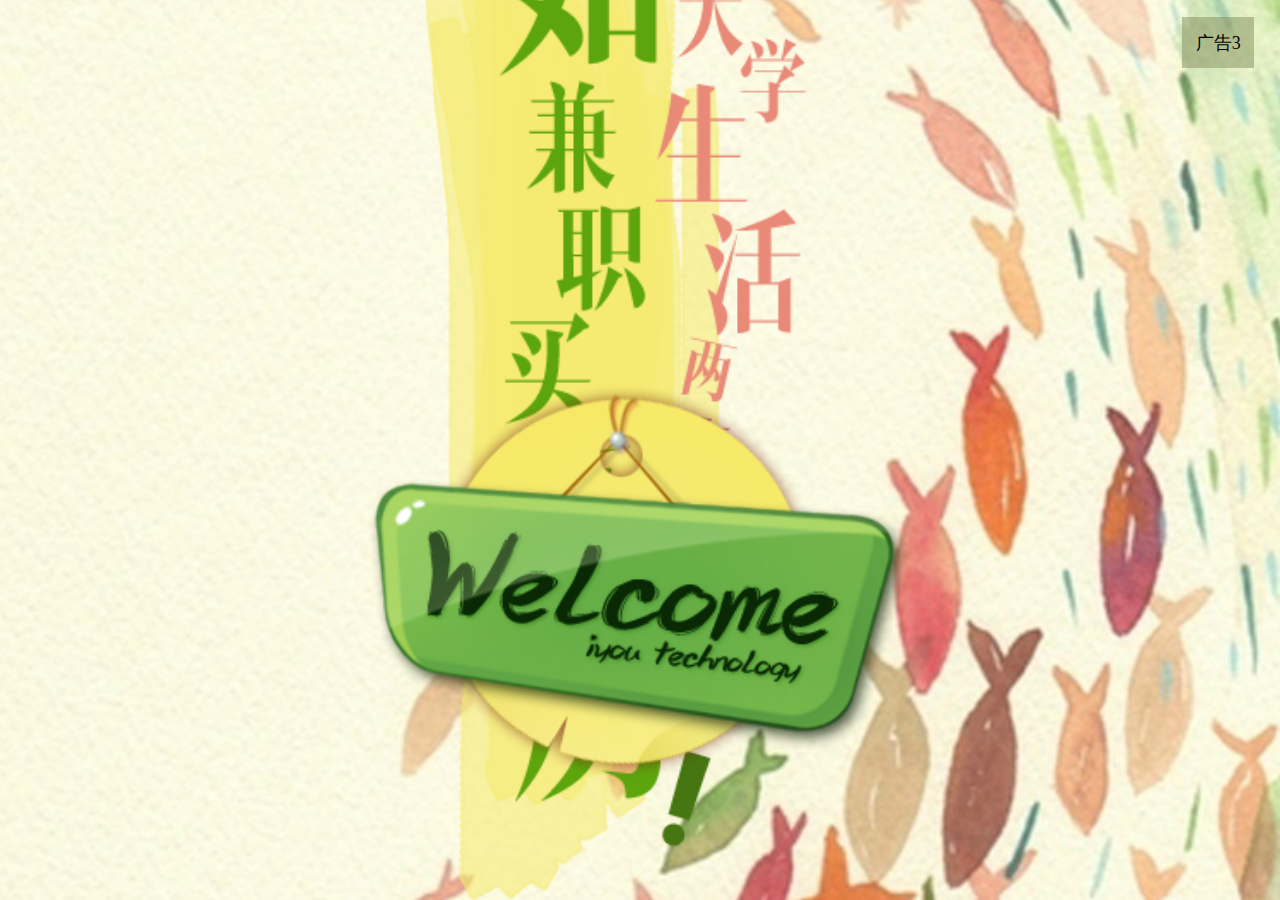
<file: appnew/xq_shanping.html>
<!DOCTYPE html>
<html lang="en">
<head>
	<meta charset="UTF-8">
	<meta name="viewport" content="width=device-width,initial-scale=1,minimum-scale=1,maximum-scale=1">
	<title>闪屏</title>
	<link rel="stylesheet" href="css/xq_css/base.css">
	<link rel="stylesheet" href="css/xq_css/xq_sp.css">
	<script src='js/xq_js/rem.js'></script>
</head>
<body>
	<!-- 闪屏 -->
	<div class="spy">
		<span>广告<i id="m" >3</i></span>
		<a href="index.html">
			<img src="images/xq_img/welcome.png" alt="">
		</a>
	</div>
</body>
</html>
<script>
	var m=document.querySelector('#m');
	var a=document.querySelector('.spy a');
	console.log(m);
	var num=3;
	var t=setInterval(function(){
		num--;
		m.innerHTML=num;
		if(num==0){
			clearInterval(t);
			location.href='index.html';
			
		}
	},1000)
			

</script>
</file>
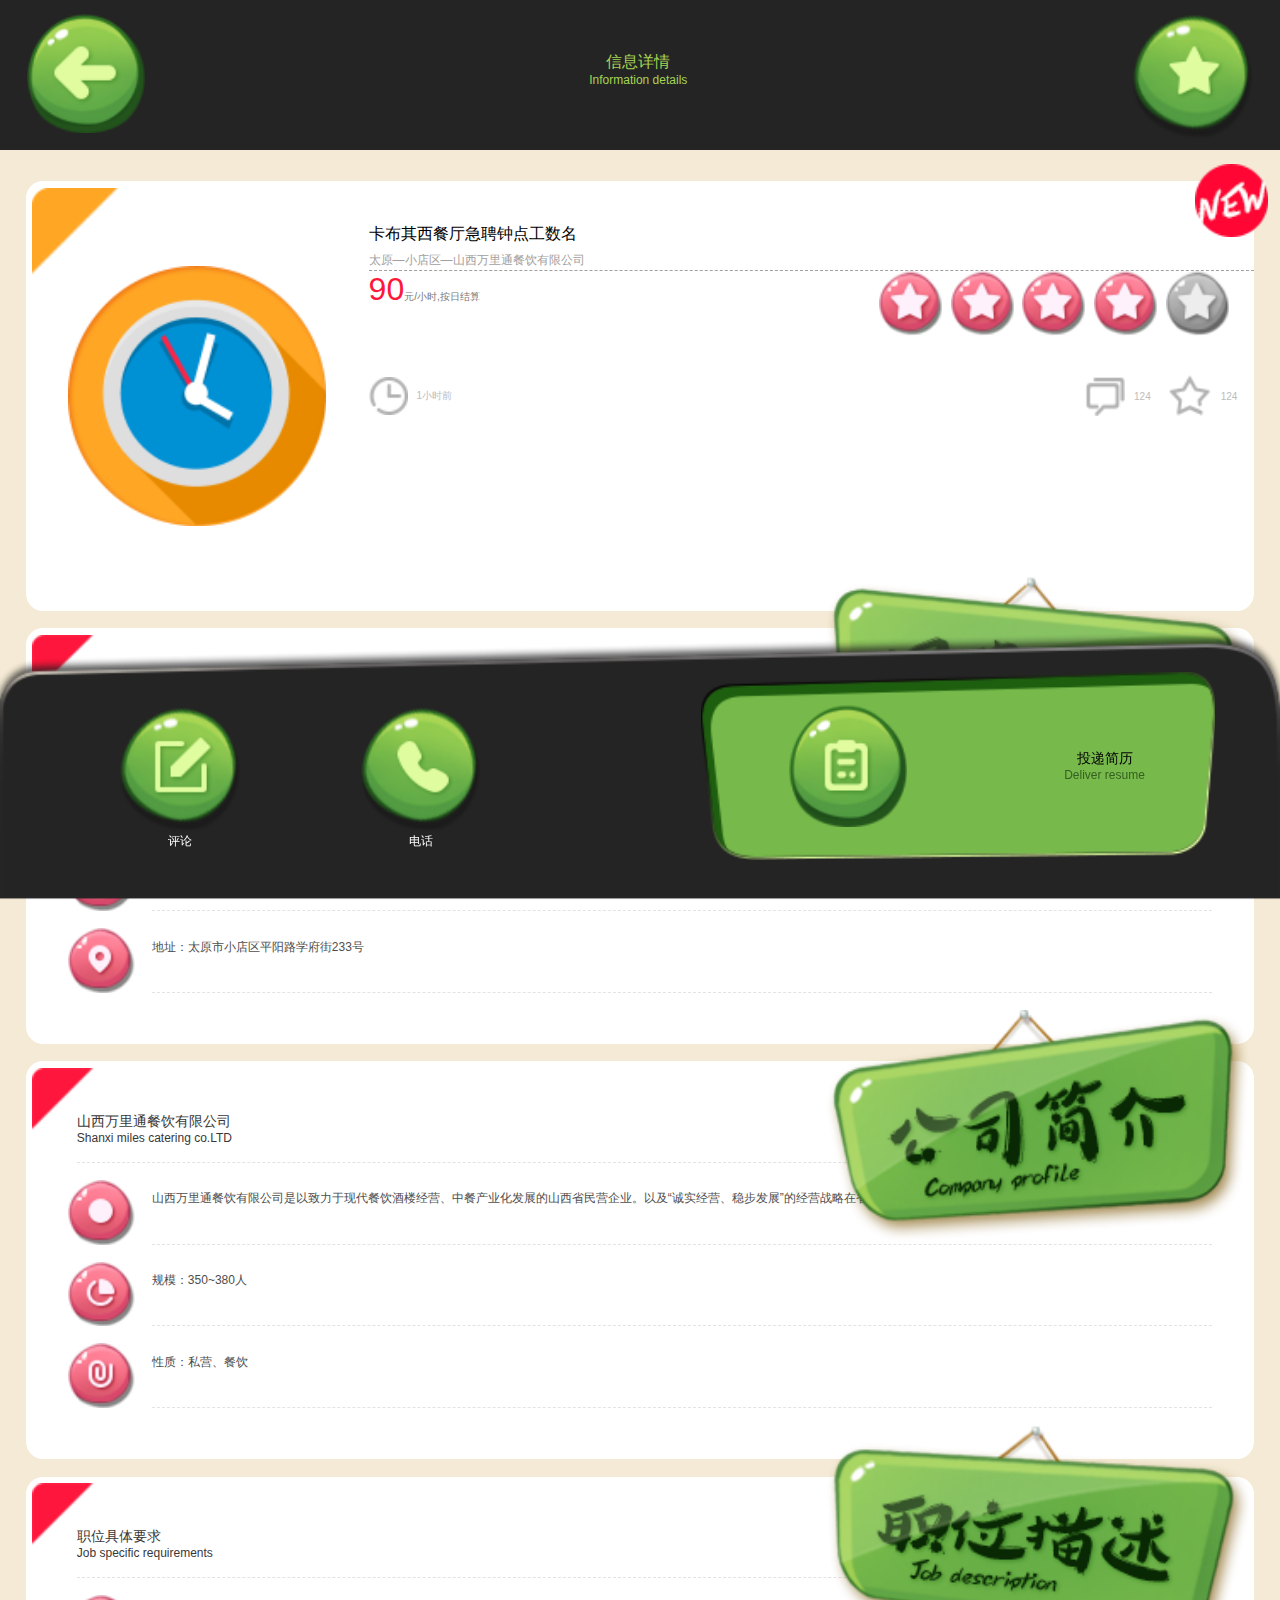
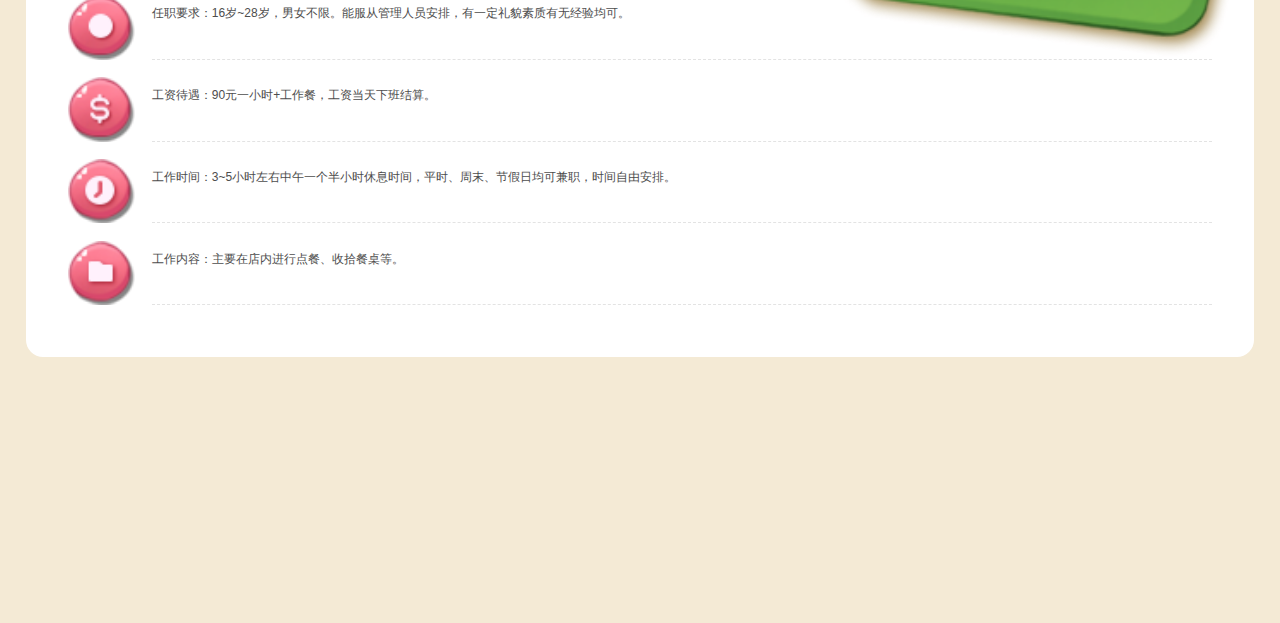
<file: appnew/xq_xxxq.html>
<!DOCTYPE html>
<html lang="en">
<head>
	<meta charset="UTF-8">
	<!-- <meta name="viewport" content="width=device-width"> -->
	<meta name="viewport" content="width=device-width,initial-scale=1,minimum-scale=1,maximum-scale=1">
	<title>Document</title>
	<link rel="stylesheet" href="css/xq_css/base.css">
	<link rel="stylesheet" href="css/xq_css/xq_xxxq.css">
	<script src='js/xq_js/rem.js'></script>

</head>
<body>
	<!-- 头部 -->
	<header class='xq_header'>
		<ul class="xq_xxxq">
			<li>
				<a href="index.html" class="xq_Lfh">
					<img src="images/xq_img/left.png" alt="">
				</a>
			</li>
			<li>
				<span>信息详情</span>
				<span>Information details</span>
			</li>
			<li>
				<a href="" class="xq_Lfh">
					<img src="images/xq_img/shezhi.png" alt="">
				</a>
			</li>
		</ul>
	</header>
	<!-- 内容区 -->
	<section class="xq_main">
		<ul class="xq_XQbox">
			<li class="list-one">
				<img src="images/xq_img/ysj.png" alt="" class="ysj">
				<img src="images/xq_img/new.png" alt="" class="newimg">

				<div class="biao">
					<img src="images/xq_img/biao.png" alt="">
				</div>
				<div class="zptext">
					<h3>卡布其西餐厅急聘钟点工数名</h3>
					<p>太原—小店区—山西万里通餐饮有限公司</p>
					<div class="scbox">
						<div><i>90</i>元/小时,按日结算</div>
						<ul>
							<li><a href="javascript:;">
								<img src="images/xq_img/h-xing.png" alt="">
							</a></li>
							<li><a href="javascript:;">
								<img src="images/xq_img/h-xing.png" alt="">
							</a></li>
							<li><a href="javascript:;">
								<img src="images/xq_img/h-xing.png" alt="">
							</a></li>
							<li><a href="javascript:;">
								<img src="images/xq_img/h-xing.png" alt="">
							</a></li>
							<li><a href="javascript:;">
								<img src="images/xq_img/hui-xing.png" alt="">
							</a></li>
						</ul>
					</div>
					<div class="tpc">
						<span class="time">
							<img src="images/xq_img/time.png" alt="">
							1小时前
						</span>
						<div class="plsc">
							<a href="">
								<img src="images/xq_img/pinglun.png" alt="">
								124
							</a>
							<a href="">
								<img src="images/xq_img/shoucang.png" alt="">
								124
							</a>
						</div>
					</div>
				</div>
			</li>
			<li class="list-sss">
				<img src="images/xq_img/h-xysj.png" alt="" class="h-xysj">
				<a href="javascript:;" class="zpxqimg"><img src="images/xq_img/zpxq.png" alt=""></a>
				<div class="rs_box" style="padding-top:0.3rem;">
					<span><img src="images/xq_img/rs.png" alt=""></span>
					<p>人数：30~35人</p>
				</div>
				<div class="rs_box">
					<span><img src="images/xq_img/xtime.png" alt=""></span>
					<p>时间：星期一、星期二、星期三、星期四、星期五
					星期六、星期日</p>
				</div>
				<div class="rs_box">
					<span><img src="images/xq_img/xqy.png" alt=""></span>
					<p>区域：太原市小店区、万柏林、杏花岭、尖草坪、太原周边 </p>
				</div>
				<div class="rs_box" style="padding-bottom:0.3rem;">
					<span><img src="images/xq_img/h-xdw.png" alt=""></span>
					<p>地址：太原市小店区平阳路学府街233号</p>
				</div>
			</li>
			<li class="list-sss">
				<img src="images/xq_img/h-xysj.png" alt="" class="h-xysj">
				<a href="javascript:;" class="zpxqimg"><img src="images/xq_img/gsjs.png" alt=""></a>
				<div class="bt-box" style="padding-top:0.3rem;">
					<h3 class="bt-text">山西万里通餐饮有限公司</h3>
					<span>Shanxi miles catering co.LTD</span>
					<div class="xq_dx"></div>
				</div>
				<div class="rs_box">
					<span><img src="images/xq_img/js.png" alt=""></span>
					<p>山西万里通餐饮有限公司是以致力于现代餐饮酒楼经营、中餐产业化发展的山西省民营企业。以及“诚实经营、稳步发展”的经营战略在省城陆续开设了多家分店。</p>
				</div>
				<div class="rs_box">
					<span><img src="images/xq_img/gm.png" alt=""></span>
					<p>规模：350~380人</p>
				</div>
				<div class="rs_box" style="padding-bottom:0.3rem;">
					<span><img src="images/xq_img/xz.png" alt=""></span>
					<p>性质：私营、餐饮</p>
				</div>
			</li>
			<li  class="list-sss">
				<img src="images/xq_img/h-xysj.png" alt="" class="h-xysj">
				<a href="javascript:;" class="zpxqimg"><img src="images/xq_img/zwms.png" alt=""></a>
				<div class="bt-box" style="padding-top:0.3rem;">
					<h3 class="bt-text">职位具体要求</h3>
					<span>Job specific requirements</span>
					<div class="xq_dx"></div>
				</div>
				<div class="rs_box">
					<span><img src="images/xq_img/js.png" alt=""></span>
					<p>任职要求：16岁~28岁，男女不限。能服从管理人员安排，有一定礼貌素质有无经验均可。</p>
				</div>
				<div class="rs_box">
					<span><img src="images/xq_img/xzdy.png" alt=""></span>
					<p>工资待遇：90元一小时+工作餐，工资当天下班结算。</p>
				</div>
				<div class="rs_box">
					<span><img src="images/xq_img/xtime.png" alt=""></span>
					<p>工作时间：3~5小时左右中午一个半小时休息时间，平时、周末、节假日均可兼职，时间自由安排。</p>
				</div>
				<div class="rs_box" style="padding-bottom:0.3rem;">
					<span><img src="images/xq_img/wjj.png" alt=""></span>
					<p>工作内容：主要在店内进行点餐、收拾餐桌等。</p>
				</div>
			</li>
		</ul>
	</section>
	<!-- 结尾 -->
	<footer class='xq_footer'>
		<div class="ftbj">
			<div class="xq_sin">
				<a href="javascript:;">
					<img src="images/xq_img/qb.png" alt="">
					评论
				</a>
				<a href="javascript:;">
					<img src="images/xq_img/dh.png" alt="">
					电话
				</a>
			</div>
			<a href="javascript:;" class="xq_son">
				<span><img src="images/xq_img/wb.png" alt=""></span>
				<div class='tdjl-text'>
					<h3>投递简历</h3>
					<p>Deliver resume</p>
				</div>
			</a>
		</div>
	</footer>
</body>
</html>
</file>
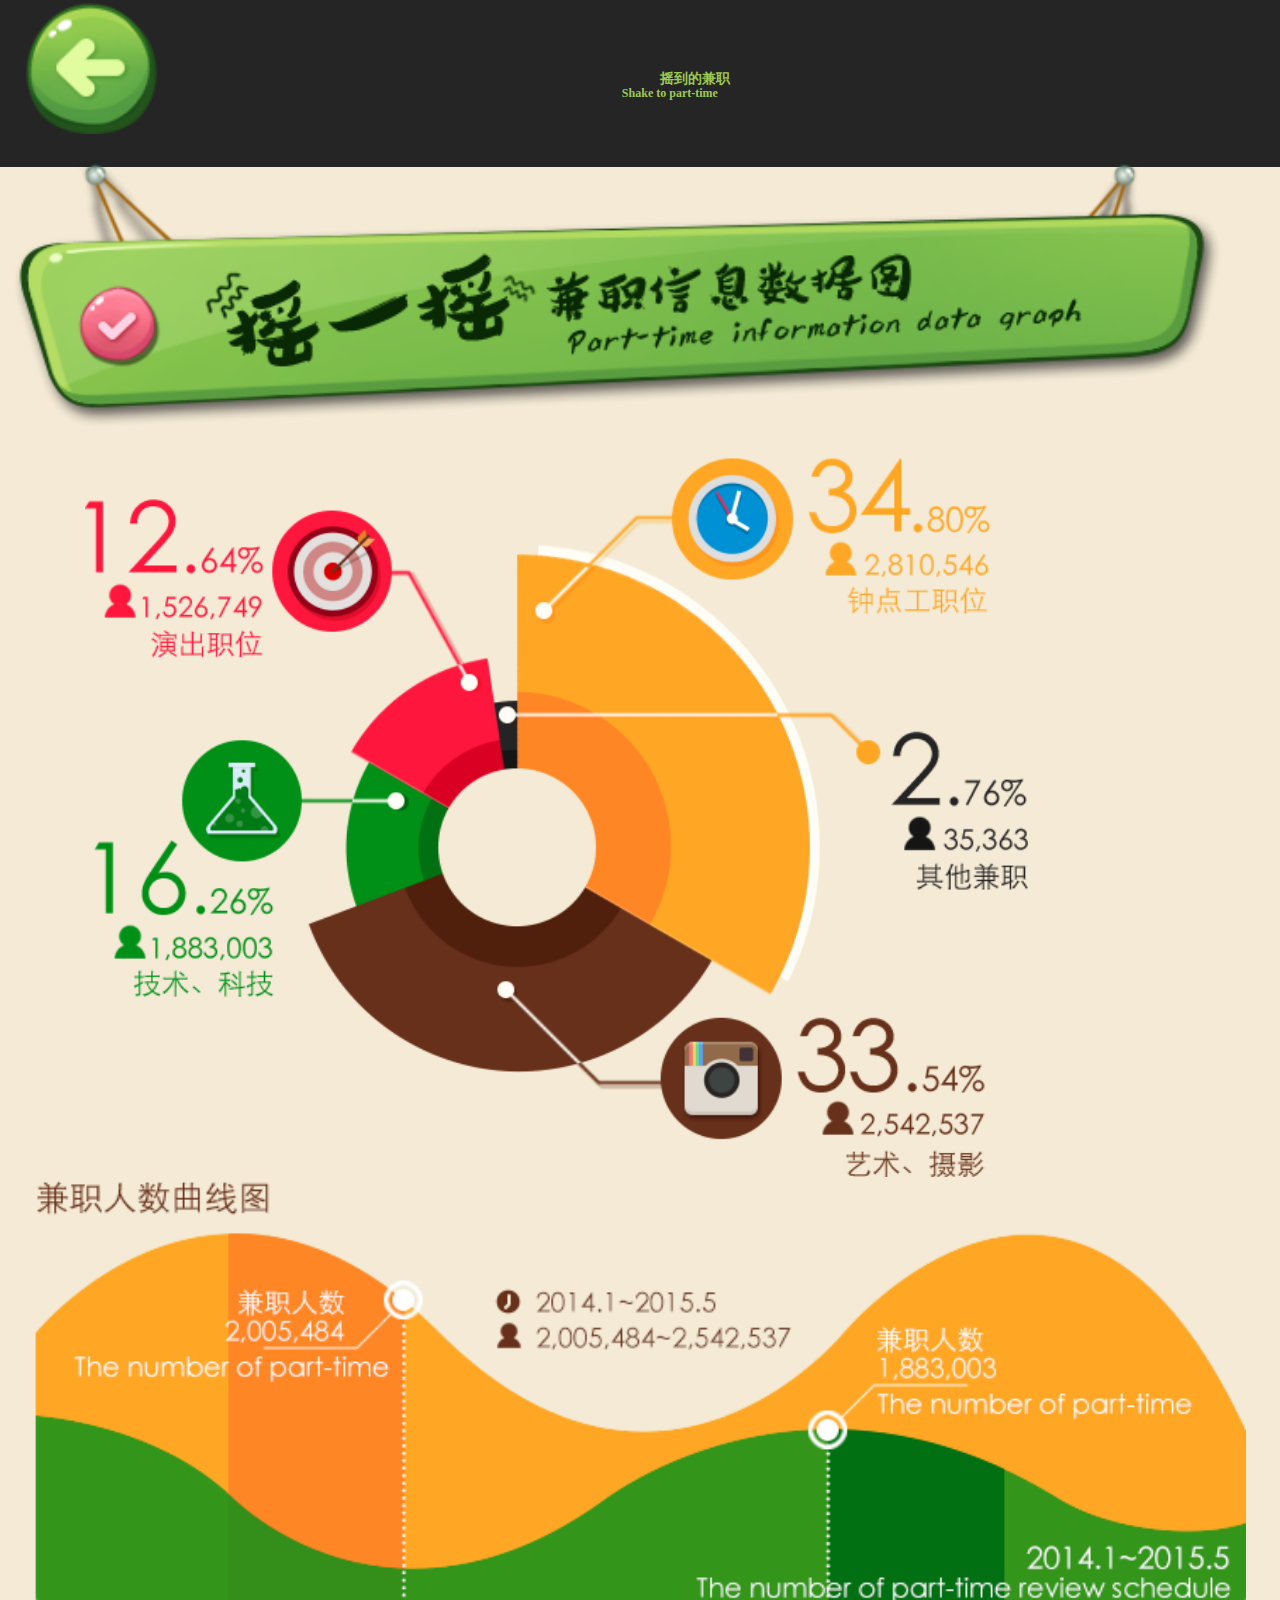
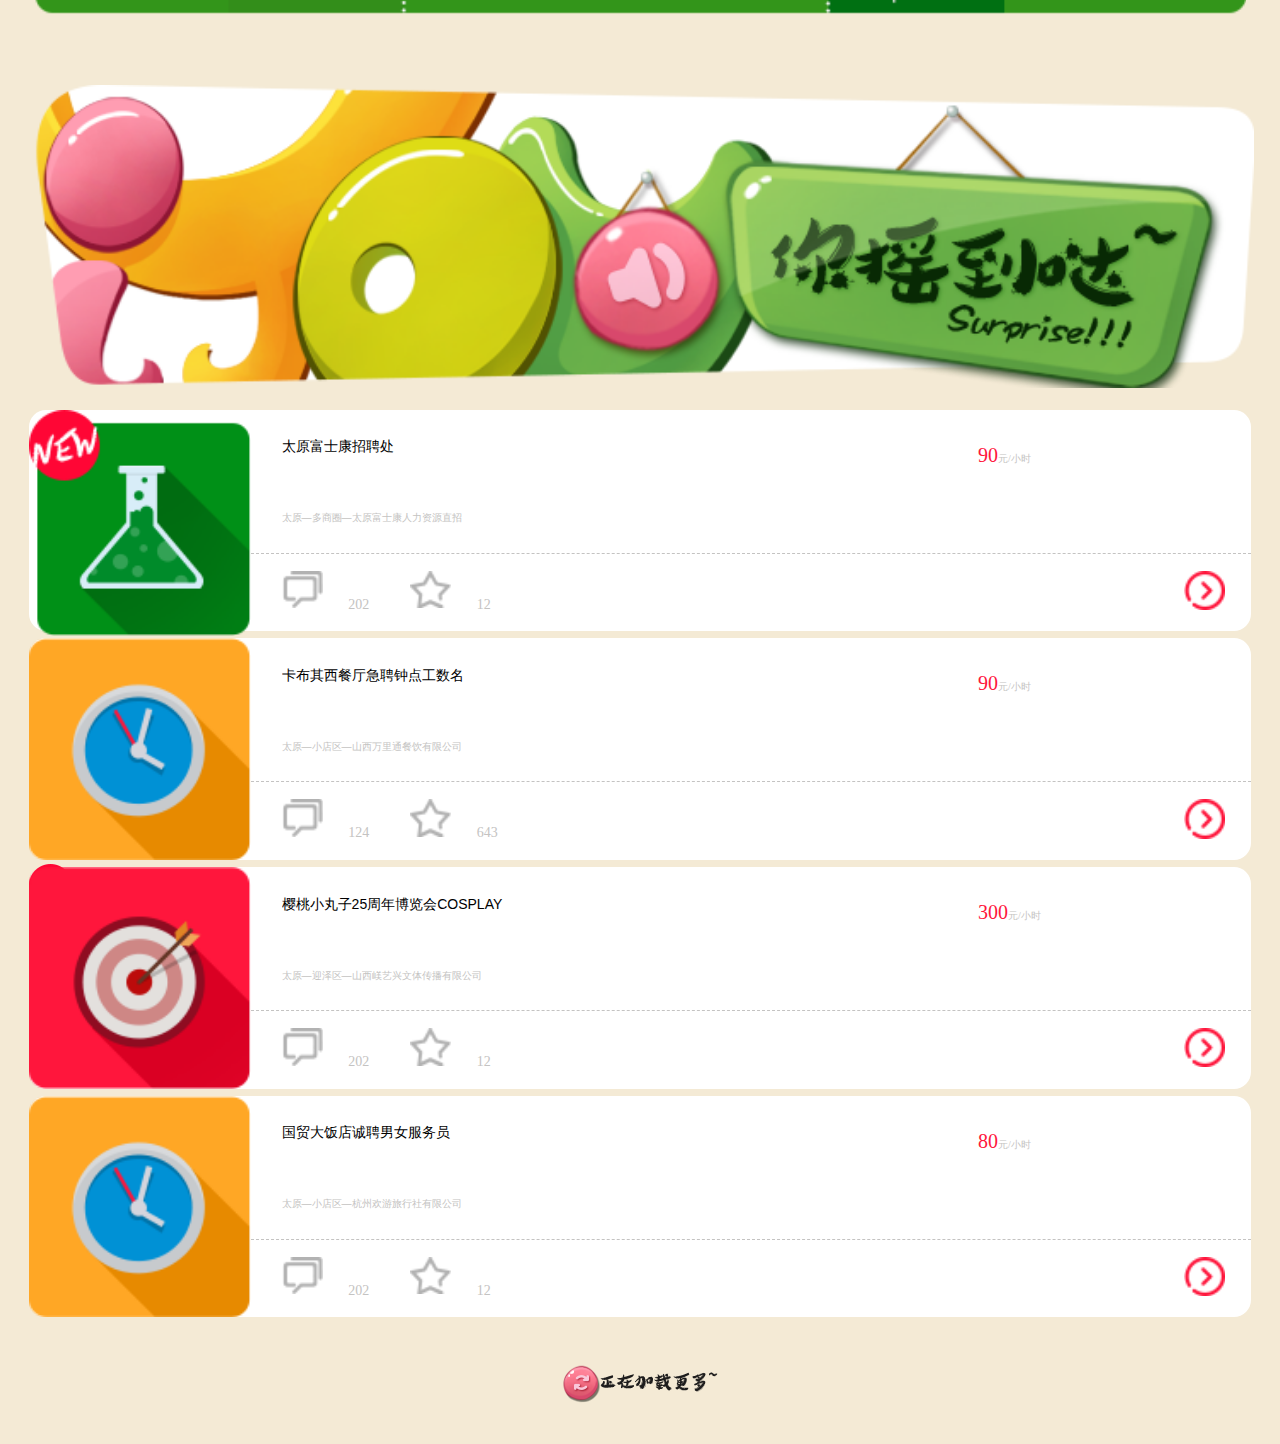
<file: appnew/ydjz.html>
<!DOCTYPE html>
<html lang="en" ng-app="app">
<head>
	<meta charset="UTF-8">
	<meta name="viewport" content="width=device-width, initial-scale=1, minimum-scale=1, maximum-scale=1">
	<title></title>
	<link rel="stylesheet" href="css/wgb-ydjz.css">
	<script src="js/rem.js"></script>
</head>
<body style="overflow:-scrool;overflow-x:hidden">
<header class="wgb-head">
	<section class="left">
	<a href="lys_gezx.html"><img src="images/wgb/left.png" alt=""></a>
		
	</section>
	<section class="middle">
		<h2>摇到的兼职</h2>
		<h4>Shake to part-time</h4>
	</section>
</header> 

	<!-- 内容开始 -->
	<section class="wgb-nav">
		<section class="yy">
			<img src="images/wgb/wgbd.png" alt="">
		</section>

		<section class="sj">
			<a href="javascript:;">
				<img src="images/wgb/wgbsj.png" alt="">
			</a>
		</section>
		<section class="wgb-jzrq">
			<a href="javascript:;">
				<img src="images/wgb/wgb-qx.png" alt="">
			</a>
			
		</section>
	</section>


	<!-- 底部开始 -->





	<section class="tuijian">
			<div class="top">
				<a href="javascript:;"><img src="images/wgb/wgbydl.png" alt=""></a>
			</div>
			<div class="bottom">
					<figure>
						<div class="left">
							<a href="xq_xxxq.html">
								<img src="images/wgb/wgb-ld.png" alt=""></a>
						</div>
						<div class="right">
							<div class="work">
								<div class="workcon">
									<span>太原富士康招聘处</span>
									<span>太原—多商圈—太原富士康人力资源直招</span>
								</div>
								<div class="salary">
									<span>90</span>元/小时
								</div>
							</div>
							<div class="pinglun">
								<span><i></i>202</span>
								<span><i></i>12</span>
								<span>
									<a href="">
										<img src="images/wgb/wgbmore.png" alt="">
									</a>
								</span>
							</div>
						</div>
					</figure>
				<figure>
					<div class="left">
						<a href="xq_xxxq.html">
							<img src="images/wgb/wgbclick.png" alt="">
							<img src="images/wgb/NEW.png" alt=""></a>
					</div>
					<div class="right">
						<div class="work">
							<div class="workcon">
								<span>卡布其西餐厅急聘钟点工数名</span>
								<span>太原—小店区—山西万里通餐饮有限公司</span>
							</div>
							<div class="salary">
								<span>90</span>元/小时
							</div>
						</div>
						<div class="pinglun">
							<span><i></i>124</span>
							<span><i></i>643</span>
							<span>
								<a href="javascript:;">
									<img src="images/wgb/wgbmore.png" alt="">
								</a>
							</span>
						</div>
					</div>
				</figure>
				<figure>
					<div class="left">
						<a href="xq_xxxq.html">
							<img src="images/wgb/wgbarrow.png" alt=""></a>
							
					</div>
					<div class="right">
						<div class="work">
							<div class="workcon">
								<span>樱桃小丸子25周年博览会COSPLAY</span>
								<span>太原—迎泽区—山西嵄艺兴文体传播有限公司</span>
							</div>
							<div class="salary">
								<span>300</span>元/小时
							</div>
						</div>
						<div class="pinglun">
							<span><i></i>202</span>
							<span><i></i>12</span>
							<span>
								<a href="javascript:;">
									<img src="images/wgb/wgbmore.png" alt="">
								</a>
							</span>
						</div>
					</div>
				</figure>
				<figure>
					<div class="left">
						<a href="xq_xxxq.html">
							<img src="images/wgb/wgbclick.png" alt=""></a>
					
					</div>
					<div class="right">
						<div class="work">
							<div class="workcon">
								<span>国贸大饭店诚聘男女服务员</span>
								<span>太原—小店区—杭州欢游旅行社有限公司</span>
							</div>
							<div class="salary">
								<span>80</span>元/小时
							</div>
						</div>
						<div class="pinglun">
							<span><i></i>202</span>
							<span><i></i>12</span>
							<span>
								<a href="javascript:;">
									<img src="images/wgb/wgbmore.png" alt="">
								</a>
							</span>
						</div>
					</div>
				</figure>
				
			</div>


		</section>


	<section class="wgb-dibu">
		<a href="" class="rotate"><img src="images/wgb/wgbgx.png" alt=""></a>
		<a href=""><img src="images/wgb/wgbjiazai.png" alt=""></a>
	</section>
</body>
</html>
</file>
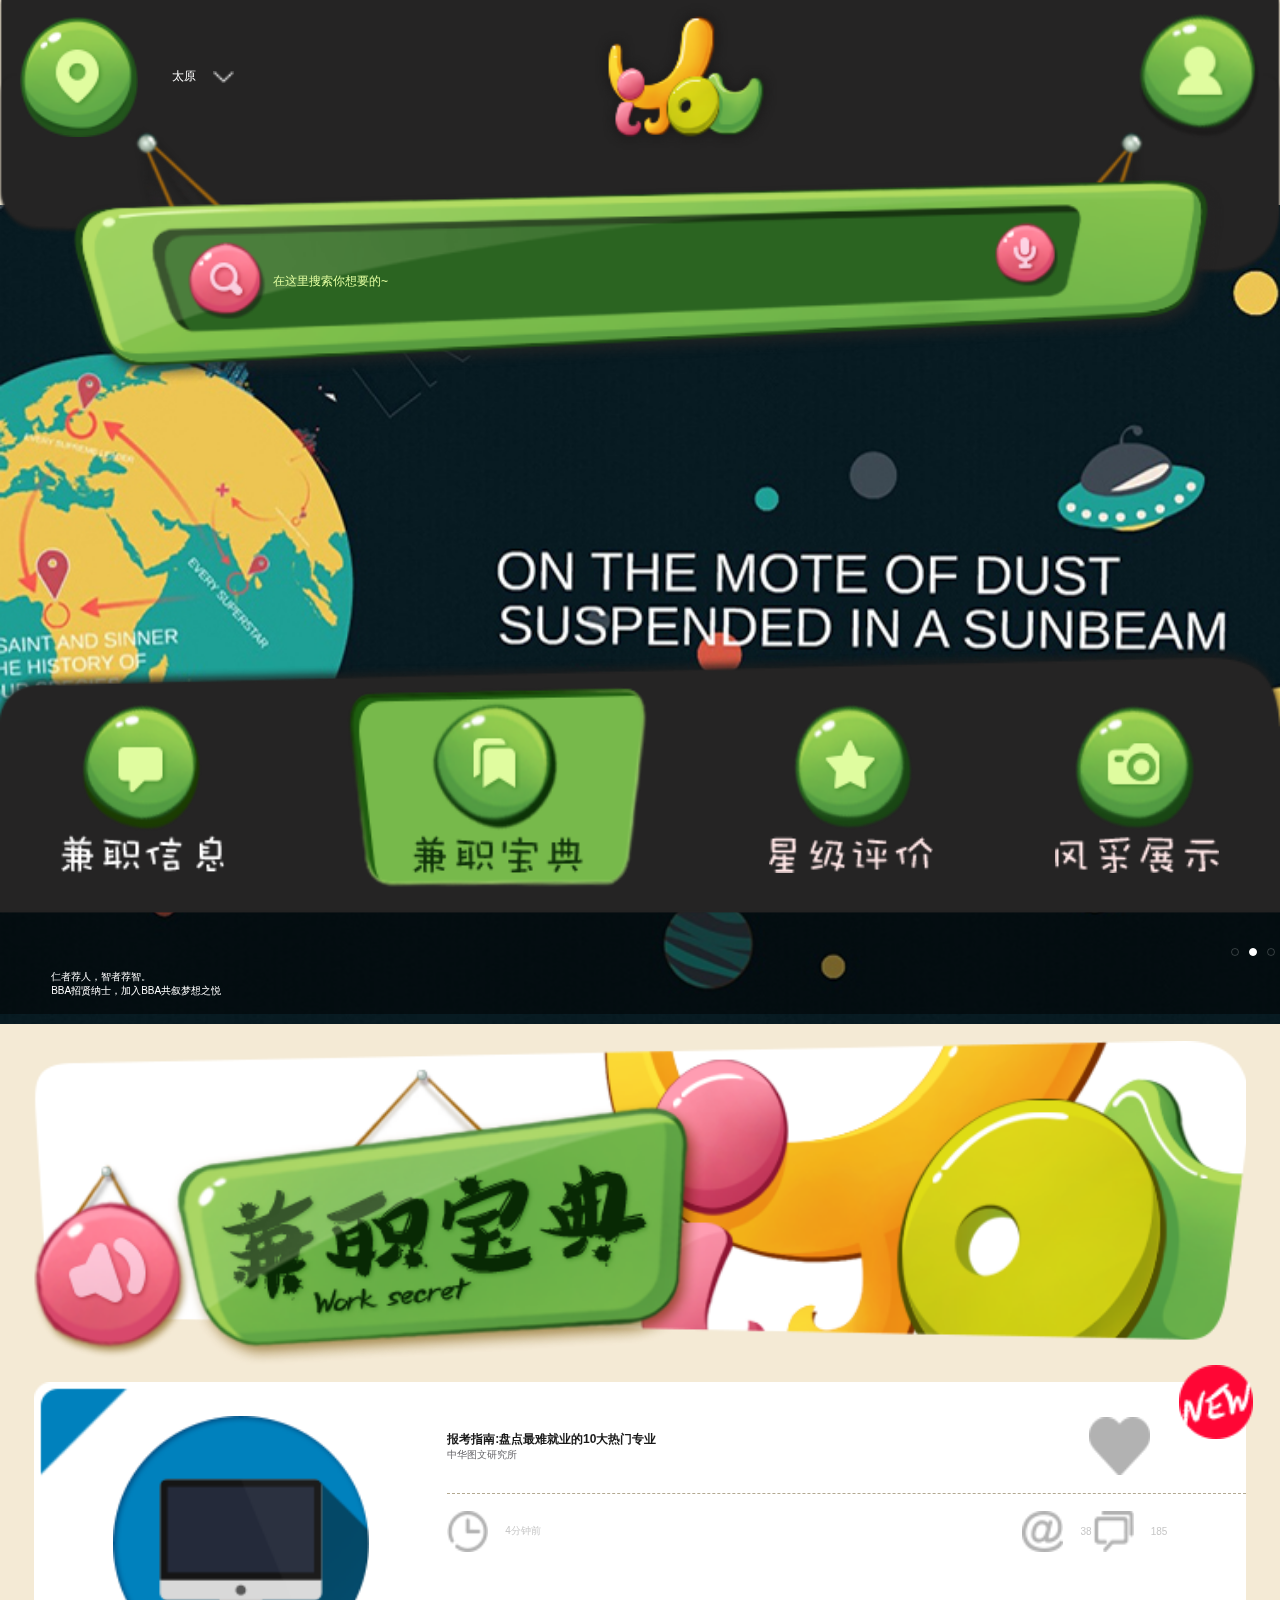
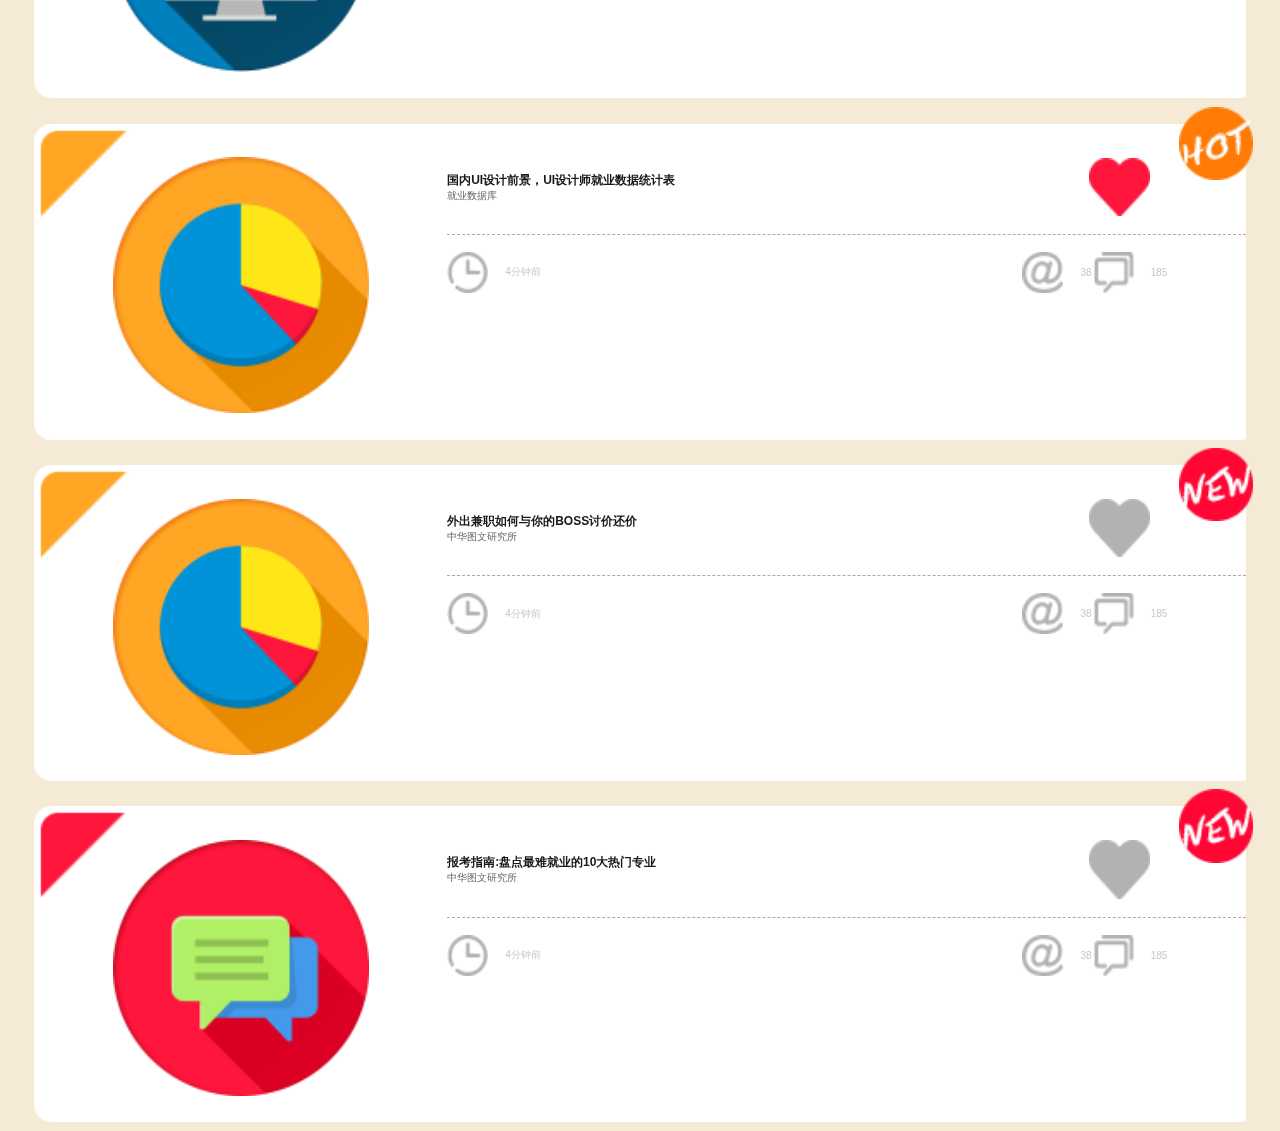
<file: appnew/zby_jzbd.html>
<!DOCTYPE html>
<html lang="en">
<head>
	<meta charset="UTF-8">
	<meta name="viewport" content="width=device-width, initial-scale=1, minimum-scale=1, maximum-scale=1">
	<title></title>
	<link rel="stylesheet" href="css/bzp/bzp-index.css">
	<link rel="stylesheet" href="./css/zby_css/base.css">
	<link rel="stylesheet" href="css/swiper.min.css">
	<link rel="stylesheet" href="./css/zby_css/zby_jzbd.css">
</head>
<body>
<!-- 侧滑菜单开始 -->
	<div id="mask"></div>
	<div class="cehua">
		<div class="chose-city">
			<div class="top">
				<img src="images/bzp/xzcity.png" alt="">
			</div>
			<div class="bottom">
				<div class="nowcity">
					<img src="images/bzp/dw1.png" alt="">
					<span>当前定位城市：<b>太原</b></span>
				</div>
				<ul class="citylist">
					<li class="act">
						<span>太原</span>
						<i></i>
					</li>
					<li>
						<span>大同</span>
						<i></i>
					</li>
					<li>
						<span>阳泉</span>
						<i></i>
					</li>
					<li>
						<span>长治</span>
						<i></i>
					</li>
					<li>
						<span>临汾</span>
						<i></i>
					</li>
					<li>
						<span>晋中</span>
						<i></i>
					</li>
					<li>
						<span>晋城</span>
						<i></i>
					</li>
					<li>
						<span>运城</span>
						<i></i>
					</li>
					<li>
						<span>侯马</span>
						<i></i>
					</li>
					<li>
						<span>朔州</span>
						<i></i>
					</li>
					<li>
						<span>忻州</span>
						<i></i>
					</li>
					<li>
						<span>吕梁</span>
						<i></i>
					</li>
				</ul>
			</div>
		</div>
	</div>
<!-- 侧滑菜单结束 -->

<!-- 头部开始 -->
	<header class="head">
		<div class="headcon">
			<div class="dw">
				<img src="./images/bzp/dingwei.png" alt="">
				<span>太原<img src="./images/bzp/jt.png" alt=""></span>
			</div>
			<div class="logo">
				<a href="">
					<img src="./images/bzp/logo.png" alt="">
				</a>
			</div>
			<div class="user">
				<a href="lys_gezx.html">
					<img src="./images/bzp/gerenzhongxing.png" alt="">
				</a>
			</div>
		</div>
		<div class="search">
			<a href=""></a>
			<input type="text" placeholder='在这里搜索你想要的~'>
			<a href=""></a>
		</div>
	</header>
	<!-- 头部结束 -->

	<!-- banner开始 -->
	<div class="swiper-container banner">
        <div class="swiper-wrapper">
            <div class="swiper-slide">
            	<a href="">
            		<img src="./images/bzp/banner.jpg" alt="">
            	</a>
            </div>
            <div class="swiper-slide">
            	<a href="">
            		<img src="./images/bzp/banner.jpg" alt="">
            	</a>
            </div>
            <div class="swiper-slide">
            	<a href="">
            		<img src="./images/bzp/banner.jpg" alt="">
            	</a>
            </div>
        </div>
        <!-- <div class="bottom"></div> -->
        <!-- Add Pagination -->
        <div class="swiper-pagination">
        </div>
        <div class="font">
    		<p>我爱工作，工作爱我！</p>
    		<p>University of experience  for the first time very excited and is excited</p>
    	</div>
	</div>
	<!-- banner结束 -->
	<!-- 兼职宝典开始 -->
	<section class="zby_jzbox">
		<ul class="zby_jz">
			<li class="zby_jlis hot">
				
			</li>
			<li class="zby_jliz hot">
				<div class="zby_jl">
					<a href="">
						<img src="./images/zby_images/zby_imac.png" alt="">
					</a>
				</div>
				<div class="zby_jr">
					<ul class="zby_zibox">
						<li class="zby_titleft">
							<span class="zby_title">报考指南:盘点最难就业的10大热门专业</span>
							<span class="zby_fubiao">
								中华图文研究所
							</span>
						</li>
						<li class="zby_titright">
							<a href="#">
								<img src="./images/zby_images/zby_xin.png" alt="">
							</a>
						</li>
					</ul>
					<ul class="zby_titlbom">
						<li class="zby_til flex">
							<p class="zby_p1">
								<img src="./images/zby_images/zby_history.png" alt="">
								<span>
									4分钟前
								</span>	
							</p>						
							</li>
						<li class="zby_tir flex">
							<p class="zby_p1">
								<img src="./images/zby_images/zby_at.png" alt="">
								<span>38</span>
							</p>
							<p class="zby_p1">
								<img src="./images/zby_images/zby_plun.png" alt="">
								<span>185</span>
							</p>	
						</li>
					</ul>
				</div>
				<span class="zby_tu">
					<img src="./images/zby_images/NEW.png" alt="">
				</span>
			</li>
			<li class="zby_jliz hot">
				<div class="zby_jl">
					<a href="">
						<img src="./images/zby_images/zby_04.png" alt="">
					</a>
				</div>
				<div class="zby_jr">
					<ul class="zby_zibox">
						<li class="zby_titleft">
							<span class="zby_title">国内UI设计前景，UI设计师就业数据统计表</span>
							<span class="zby_fubiao">
								就业数据库
							</span>
						</li>
						<li class="zby_titright">
							<a href="#">
								<img src="./images/zby_images/zby_xin2.png" alt="">
							</a>
						</li>
					</ul>
					<ul class="zby_titlbom">
						<li class="zby_til flex">
							<p class="zby_p1">
								<img src="./images/zby_images/zby_history.png" alt="">
								<span>
									4分钟前
								</span>	
							</p>						
							</li>
						<li class="zby_tir flex">
							<p class="zby_p1">
								<img src="./images/zby_images/zby_at.png" alt="">
								<span>38</span>
							</p>
							<p class="zby_p1">
								<img src="./images/zby_images/zby_plun.png" alt="">
								<span>185</span>
							</p>	
						</li>
					</ul>
				</div>
				<span class="zby_tu">
					<img src="./images/zby_images/HOT.png" alt="">
				</span>
			</li>
			<li class="zby_jliz hot">
				<div class="zby_jl">
					<a href="">
						<img src="./images/zby_images/zby_04.png" alt="">
					</a>
				</div>
				<div class="zby_jr">
					<ul class="zby_zibox">
						<li class="zby_titleft">
							<span class="zby_title">外出兼职如何与你的BOSS讨价还价</span>
							<span class="zby_fubiao">
								中华图文研究所
							</span>
						</li>
						<li class="zby_titright">
							<a href="#">
								<img src="./images/zby_images/zby_xin.png" alt="">
							</a>
						</li>
					</ul>
					<ul class="zby_titlbom">
						<li class="zby_til flex">
							<p class="zby_p1">
								<img src="./images/zby_images/zby_history.png" alt="">
								<span>
									4分钟前
								</span>	
							</p>						
							</li>
						<li class="zby_tir flex">
							<p class="zby_p1">
								<img src="./images/zby_images/zby_at.png" alt="">
								<span>38</span>
							</p>
							<p class="zby_p1">
								<img src="./images/zby_images/zby_plun.png" alt="">
								<span>185</span>
							</p>	
						</li>
					</ul>
				</div>
				<span class="zby_tu">
					<img src="./images/zby_images/NEW.png" alt="">
				</span>
			</li>
			<li class="zby_jliz hot">
				<div class="zby_jl">
					<a href="">
						<img src="./images/zby_images/zby_05.png" alt="">
					</a>
				</div>
				<div class="zby_jr">
					<ul class="zby_zibox">
						<li class="zby_titleft">
							<span class="zby_title">报考指南:盘点最难就业的10大热门专业</span>
							<span class="zby_fubiao">
								中华图文研究所
							</span>
						</li>
						<li class="zby_titright">
							<a href="#">
								<img src="./images/zby_images/zby_xin.png" alt="">
							</a>
						</li>
					</ul>
					<ul class="zby_titlbom">
						<li class="zby_til flex">
							<p class="zby_p1">
								<img src="./images/zby_images/zby_history.png" alt="">
								<span>
									4分钟前
								</span>	
							</p>						
							</li>
						<li class="zby_tir flex">
							<p class="zby_p1">
								<img src="./images/zby_images/zby_at.png" alt="">
								<span>38</span>
							</p>
							<p class="zby_p1">
								<img src="./images/zby_images/zby_plun.png" alt="">
								<span>185</span>
							</p>	
						</li>
					</ul>
				</div>
				<span class="zby_tu">
					<img src="./images/zby_images/NEW.png" alt="">
				</span>
			</li>
		</ul>
	</section>
	<!-- 简直宝典结束 -->
	<!-- 底部开始 -->
		<footer class="foot">
			<a href="index.html">
				<img src="./images/bzp/xxjz1.png" alt="" style="width: 0.96rem;
    height: 0.99rem;">
			</a>
			<a href="">
				<img src="./images/bzp/xxbd.png" alt="" style="    width: 1.76rem;
    height: 1.19rem;
">
			</a>
			<a href="">
				<img src="./images/bzp/xxpj1.png" alt="">
			</a>
			<a href="">
				<img src="./images/bzp/xxzs1.png" alt="">
			</a>
		</footer>
	<!-- 底部结束 -->


	<script src="./js/zby_js/rem.js"></script>
	<script src="./js/zby_js/zby_jzbd.js"></script>
	<script src="js/swiper.min.js"></script>
	<script src="js/bzp/bzp-index.js"></script>
</body>
</html>
</file>
<file: appnew/css/base.css>
*{ 
    margin: 0;
    padding: 0;   
    font-family:'微软雅黑'; 
    box-sizing:border-box;
    line-height: 1.15;
    font-size: 14px;
}
body,form,input,textarea,select,option,ul,li,ol,dl,dt,dd,p,pre{
	list-style: none;
	margin: 0;
	padding: 0;
	border: none;
	outline: none;
}
a{
	text-decoration: none;
	-webkit-tap-highlight-color:rgba(0,0,0,0);
	background-color: transparent;
}

img{
	border: 0;
	border-style: none;
}
button,input{
  overflow: visible;
}
</file>
<file: appnew/css/bzp/bzp-index.css>
html,body{
	height: 100%;
	background: #F4EAD5;
}
.cehua{
	width: 4.8rem;
	height: 100%;
	position:fixed;
	z-index: 999;
	left:-8rem;
	opacity: 0;
	top: 0;
	transition:all 1s;
	-webkit-transition:all 1s;
	overflow-x: hidden;
	overflow-y: scroll;
}
#mask{
	width: 100%;
	height: 100%;
	position: fixed;
	z-index:-1;
	opacity: 0;
	transition:all 1s;
	-webkit-transition:all 1s;
}
#mask.active{
	opacity: 1;
	background:rgba(0,0,0,0.7);
	z-index:100;
}
.cehua .chose-city{
	width: 4.8rem;
	height: 100%;
	position: absolute;
	left:0;
	top: 0;
	z-index: 999;
	display: flex;
	flex-direction:column;
}
.cehua.active{
	left: 0;
	opacity: 1;
}
.cehua .chose-city .top{
	width: 100%;
	height: 0.86rem;
	background: #252424;
	display: flex;
	justify-content:center;
	align-items:center;
	flex:0 0 auto;
}
.cehua .chose-city .top img{
	width: 1.36rem;
}
.cehua .chose-city .bottom{
	background: url(../../images/bzp/bg_03.png) no-repeat center center;
	background-size: cover;
	-webkit-background-size: cover;
	flex:1 0 auto;
}
.cehua .chose-city .bottom .nowcity{
	width: 100%;
	height: 1.54rem;
	display: flex;
	align-items:center;
	justify-content:center;
}
.cehua .chose-city .bottom .nowcity img{
	width: 1.08rem;
	height: 1.08rem;
}
.cehua .chose-city .bottom .nowcity span{
	font-size: 14px;
	color: #fff;
	margin-left: 0.1rem;
}
.cehua .chose-city .bottom .citylist{
	width: 100%;
	height: auto;
	display: flex;
	flex-direction:column;
	justify-content:center;
	align-items:center;
}
.cehua .chose-city .bottom .citylist li{
	width: 4.27rem;
	height: 0.68rem;
	margin-bottom: 0.15rem;
	font-size: 12px;
	color: #fff;
	display: flex;
	justify-content:space-between;
	align-items:center;
	padding:0 0.2rem;
	box-sizing:border-box;
}
.cehua .chose-city .bottom .citylist li i{
	display: block;
	width:0.43rem;
	height: 0.44rem;
	background: url(../../images/bzp/dw2.png) no-repeat center center;
	-webkit-background-size:cover;
	background-size:cover;
}
.cehua .chose-city .bottom .citylist li.act{
	color: #000;
	background: url(../../images/bzp/dw4.png) no-repeat center center;
	-webkit-background-size:cover;
	background-size:cover;
}
.cehua .chose-city .bottom .citylist li.act i{
	background: url(../../images/bzp/dw3.png) no-repeat center center;
	-webkit-background-size:cover;
	background-size:cover;
}
/*头部*/
.head{
	position: relative;
	z-index:80;
	width: 100%;
	height: 1.62rem;
	background: url(../../images/bzp/dbeijing.png) no-repeat center center;
	-webkit-background-size:cover;
	background-size:cover;
}
.head .headcon{
	width: 100%;
	height:0.74rem;
	display: flex;
	padding: 0.16rem 0.12rem 0 0.12rem;
	justify-content:space-between;
	box-sizing:border-box;
	align-items:center;
}
.head .headcon .dw{
	height: 0.7rem;
}
.head .headcon .dw>img{
	height:100%;
	float: left;
}
.head .headcon .dw span{
	float: left;
	height: 0.7rem;
	font-size: 12px;
	color: #fff;
	padding-left: 0.2rem;
	line-height: 0.7rem;
}
.head .headcon .dw span img{
	width:0.12rem;
	height:0.07rem;
	margin-left: 0.1rem;
	vertical-align: middle;
}
.head .headcon .logo img{
	height: 0.86rem;
}
.head .headcon .user img{
	height: 0.74rem;
}
.head .search{
	position: relative;
}
.head .search input{
	font-size: 12px;
	position: absolute;
	padding-left: 1.2rem;
	box-sizing:border-box;
	left: 0.4rem;
	width: 6.77rem;
	height: 1.51rem;
	line-height: 1.51rem;
	padding-top: 0.30rem;
	background: url(../../images/bzp/sousuok.png) no-repeat center center;
	-webkit-background-size:cover;
	background-size:cover;
	padding-right: 1.5rem;
	color: #fff;
}

.head .search input::-webkit-input-placeholder{
	color: #E0FC9F;
}
.head .search a:first-child{
	display: block;
	width: 0.46rem;
	height: 0.45rem;
	background: url(../../images/bzp/sousuo.png) no-repeat center center;
	-webkit-background-size:cover;
	background-size:cover;
	position: absolute;
	left: 1.1rem;
	top: 0.68rem;
	z-index: 10;
}
.head .search a:last-child{
	display: block;
	width: 0.37rem;
	height: 0.38rem;
	background: url(../../images/bzp/yuying.png) no-repeat center center;
	-webkit-background-size:cover;
	background-size:cover;
	position: absolute;
	z-index: 10;
	right: 1.3rem;
	top: 0.56rem;
}
/*banner*/
.banner{
	width: 100%;
	height: 4.8rem;
	margin-top:-0.42rem;
	position: relative;
	overflow: hidden;
}
.banner .swiper-wrapper .swiper-slide a img{
	height: 4.8rem;
}
.banner .swiper-pagination{
	background: rgba(0,0,0,0.5);
	height: 0.7rem;
	text-align: right;
	line-height: 0.7rem;
}
.banner .swiper-pagination-bullet{
	background: transparent;
	border: 1px solid #fff;
}
.banner .swiper-pagination-bullet-active{
	background: #fff;
}
.banner .font{
	position: absolute;
	width: 70%;
	font-size:12px;
	color: #fff;
	z-index: 20;
	bottom: 0.15rem;
	left: 0.3rem;
}
.banner .font p{
	font-size:10px;
}
.banner .font p:last-child{
	white-space: nowrap;
	text-overflow:ellipsis;
	overflow: hidden;
}
/*分类*/
.fenlei{
	width: 100%;
	height: auto;
	display: flex;
	flex-wrap:wrap;
	justify-content:space-around;
}
.fenlei figure{
	width: 2.3rem;
	height: 2.7rem;
	margin-top: 0.16rem;
}
.fenlei figure a{
	display: block;
	width: 100%;
	height: 100%;
}
.fenlei figure a img{
	width: 100%;
}

.tuijian{
	width: 100%;
	height: auto;
	margin-top: 0.18rem;
	margin-bottom: 1.57rem;
}
.tuijian .top{
	width: 7.2rem;
	height: 1.9rem;
	margin: 0 auto;
}
.tuijian .top a img{
	width: 100%;
}
.tuijian .bottom{
	width: 100%;
	height: auto;
	overflow: hidden;
}
.tuijian .bottom figure{
	width: 7.16rem;
	height: 1.3rem;
	background: #fff;
	border-radius: 0.1rem;
	margin:0 auto;
	margin-bottom: 0.04rem;
	display: flex;
}
.tuijian .bottom figure .left{
	width: 1.3rem;
	height: 1.3rem;
	position: relative;
	flex:0 0 auto;
}
.tuijian .bottom figure .left img:first-child{
	width: 100%;
}
.tuijian .bottom figure .left img:last-child{
	width:0.43rem;
	height: 0.43rem;
	position: absolute;
	top:-0.1rem;
	left:-0.06rem;
}
.tuijian .bottom figure .right{
	flex:1 0 auto;
	display: flex;
	flex-direction:column;

}
.tuijian .bottom figure .right .work{
	width: 100%;
	height: 65%;
	display: flex;
	flex-direction:row;
	justify-content:space-between;
	border-bottom: 1px dashed #C4C3C2;
}
.tuijian .bottom figure .right .work .workcon{
	width: 4.2rem;
	padding-left:0.18rem;
	font-size: 12px;
	color: #000;
	box-sizing:border-box;
	display: flex;
	flex-direction:column;
	justify-content:space-around;
	padding-right: 0.2rem;
	flex:0 0 auto;

}
.tuijian .bottom figure .right .work .workcon p{
	width: 100%;
	white-space: nowrap;
	text-overflow:ellipsis;
	overflow: hidden;
}
.tuijian .bottom figure .right .work .workcon p:last-child{
	font-size: 10px;
	color: #C4C3C2;
}
.tuijian .bottom figure .right .work .salary{
	height: 100%;
	flex:1 0 auto;
	font-size: 10px;
	color: #C4C3C2;
	display: flex;
	align-items:center;
	justify-content:center;
}
.tuijian .bottom figure .right .work .salary span{
	font-size:18px;
	color: #FF163C;
}
.tuijian .bottom figure .right .pinglun{
	width: 100%;
	height: 35%;
	padding-left:0.18rem;
	padding-right: 0.15rem;
	box-sizing:border-box;
	font-size: 14px;
	color: #C4C3C2;
	line-height: 100%;
	display: flex;
	justify-content:space-between;
	align-items:center;
}
.tuijian .bottom figure .right .pinglun div>span:nth-child(1) i{
	display: inline-block;
	width: 0.24rem;
	height: 0.22rem;
	background: url(../../images/bzp/feedback.png) no-repeat center center;
	-webkit-background-size:cover;
	background-size:cover;
	margin-right: 0.15rem;
}
.tuijian .bottom figure .right .pinglun div>span:nth-child(1){
	margin-right: 0.15rem;
}
.tuijian .bottom figure .right .pinglun div>span:nth-child(2) i{
	display: inline-block;
	width: 0.24rem;
	height: 0.22rem;
	margin-right: 0.15rem;
	background: url(../../images/bzp/favourite2.png) no-repeat center center;
	-webkit-background-size:cover;
	background-size:cover;
	margin-right: 0.15rem;
}
.tuijian .bottom figure .right .pinglun>span:last-child a img{
	width: 0.24rem;
	height: 0.23rem;
}

/*底部*/
.foot{
	padding-top: 0.1rem;
	box-sizing:border-box;
	display: flex;
	align-items:center;
	justify-content:space-between;
	position:fixed;
	bottom: 0;
	z-index:99;
	width: 100%;
	height: 1.57rem;
	margin-bottom:-0.08rem;
	background: url(../../images/bzp/dibeijing.png) no-repeat center center;
	-webkit-background-size:cover;
	background-size:cover; 
}
.foot a{
	display: block;
	flex:1 0 auto;
	display: flex;
	align-items:center;
	justify-content:center;
}
.foot a:first-child img{
	width: 1.76rem;
	height: 1.19rem;
}
.foot a:first-child~a img{
	width:0.96rem;
	height: 0.99rem;
}
</file>
<file: appnew/css/jianzhi.css>
html,body{
	margin: 0;
	padding: 0;
	font-family: "Helvetica";
	background: #F4EAD5;

}
header{
	height: 1.77rem;
	background: #252424;
	box-sizing:border-box;
	padding-left:.15rem;
	padding-right: .15rem;
}

.jcl-top{
	height: 50%;
	width: 100%;
    overflow: hidden;
	font-size: 12px;
	text-align: center;
	box-sizing:border-box;
    color: #82A445;

}
.jcl-top:after{
	content: "";
	display: block;
	clear: both;
	height: 0;
}
.jcl-top a{
	display: block;
	float: left;
	margin-top: .1rem;


}
.jcl-top a{
	height:.7rem;
	width: .7rem; 
	border-radius: 50%;

}
.jcl-top span{
	display: block;
	margin-top: 0.15rem;

}
.jcl-bot{
	display: flex;
	flex-direction:row;
	justify-content:space-between;
	padding-left:.2rem;
	padding-right: .2rem;
}
.jcl-bot span>img{
	width: 1.95rem;
	height:0.64rem;
	position: absolute;
}
.jcl-bot span{
	display: block;
	width: 1.95rem;
	height: 0.64rem;
	position: relative;
	cursor: pointer;
}
.jcl-bot span.active{
	background: url(../images/jcl//ld.png) no-repeat center center;
	-webkit-background-size: cover;
	background-size: cover;
}
.jcl-bot a{
	display: block;
	position: absolute;
	left:0;
	top:0;
	text-decoration: none;
	width: 1.95rem;
	height: 0.64rem;
	display: flex;
	align-items:center;
	justify-content:space-around;
}
.jcl-bot a img:first-child{
	height:.37rem;
	width: .77rem; 
}
.jcl-bot a img:nth-child(2){
	height:.37rem;
	width: .37rem; 
	margin-left: -0.4rem;
}
/*.jcl-bot span:first-child~span>img{
	display: :none;
}*/
.jcl-one{
	width: 100%;
	overflow: hidden;

}
.jcl-lists{
	width:300%;
	display: flex;
	flex-direction:row;
}
.jcl-list{
	display: flex;
	flex-direction:row;
	/*justify-content:space-between;*/
	flex-wrap:wrap;
	background: #191818;
	width: 33.333333%;
	
}
.jcl-list a{
	display: flex;
	flex-direction:column;
	align-items:center;
	text-decoration: none;
	box-sizing:border-box;
	width: 25%;
	margin-top:.5rem;
	-webkit-tap-highlight-color:rgba(0,0,0,0)
    
}
.jcl-list a:nth-child(11)~a{
   margin-bottom: .5rem;
}

.jcl-list a img{
	height:1.3rem;
	width: 1.3rem; 
}
.jcl-list a span{
	font-size: 12px;
	color:#C5BDAB; 
	white-space: nowrap;
}
.jcl-img{
	
	width: 100%;
	background: url(../images/jcl//iyou.png) no-repeat center center;
    height: 1.4rem
}
.jcl-imgbox{
	width: 100%;
	padding-left: .15rem;
	padding-right: .15rem;
	padding-top: .1rem;
	padding-bottom: .1rem;
	box-sizing:border-box;
}
.jcl-two{
	padding-left: .15rem;
	padding-right: .15rem;
}
.jcl-twos{
	height: 1.3rem;
	background: #fff;
	display: flex;
	flex-direction:row;
	margin-bottom: .05rem;
	text-decoration: none;
	color: #616161;
	-webkit-tap-highlight-color:rgba(0,0,0,0);
}
.jcl-twos-left{
	height: 100%;
	width: 1.3rem;
    
	
   
}
.jcl-twos-right{
	width:82%;
	/*background: yellow;*/
	height: 100%;
	display: flex;
	box-sizing:border-box;
	flex-direction:column;
	padding-right: .15rem;
	
}
.jcl-twos-top{
	height: .87rem;
	width: 100%;
	box-sizing:border-box;
	/*background: green;*/
	display: flex;
	flex-direction:row;
	justify-content:space-between;
	border-bottom: 1px dashed #E1DCD3;
	padding-left: .1rem;

}
.jcl-twos-zuo{
	font-size: 10px;
	display: flex;
	flex-direction:column;
	justify-content:center;
	width: 60%;
	

	
}
.jcl-twos-zuo span:nth-child(2){
	text-overflow:ellipsis;
	overflow:hidden;
	white-space:nowrap;
}
.jcl-twos-you{
	display: flex;
	flex-direction:row;
	font-size: 10px;
	align-items:flex-end;

	
	
	

}
.jcl-twos-bottom{
	font-size: 10px;
	color: #B7B7B7;
	display: flex;
	flex-direction:row;
	justify-content:space-between;
	align-items:center;
	height:.45rem;

}
.jcl-twos-lefts{
	height: 100%;
	display: flex;
	flex-direction:row;
	align-items:center;
	padding-left: .1rem;
}
.jcl-twos-lefts span{
	display:inline-block;
    height:.24rem;
    width: .24rem;

}
.jcl-twos-lefts span img{
	height:.24rem;
    width: .24rem;
}
.jcl-twos-bottom-right img{
	width: .24rem;
	height: .24rem;
}
</file>
<file: appnew/css/lys_grzx.css>
@import "base.css";
body,html{
	height: 100%;
	font-size: 14px;
}
.lys_header{
	width: 100%;
	height: 3.5rem;
	position: relative;
	padding: 0 0.2rem;
	/*box-shadow: 0 10 */
	background: url(../images/l/tou.png) no-repeat 0px/650px;
}
.lys_header img{
	width:0.66rem;
	margin-top: 0.1rem;
}
.lys_header h1{
	color: #fff;
	position: absolute;
	left: 2.55rem;
	bottom: 0.25rem;
	font-weight: bolder;
}
.lys_txphoto{
	width: 2.15rem;
	height: 2.15rem;
	border-radius: 50%;
	border: 2px solid #fff;
	position: absolute;
	bottom: -30%;
	z-index: 666;
	background: url(../images/l/tx.png) no-repeat center center/cover;
}

/*列表开始*/
.lys_box{
	width: 100%;
	height: 100%;
	padding: 0.1rem 0.2rem;
	background: #F4EAD5;
}
.lys_xinx{
	overflow: hidden;
	margin-left: 2.2rem;
}
.lys_xx_lis{
	float: left;
	margin-right: 0.14rem;
}
.lys_xx_lis img{
	width: 0.35rem;
}
.lys_xx_lis span{
	line-height: 0.35rem;
}

.lys_uls{
	display: flex;
	flex-direction:row;
	flex-wrap:wrap;
	justify-content:space-between;
	margin-top: 0.26rem;
	margin-bottom: 0.7rem;
}
.lys_gdbj{
	width: 100%;
	height: 100%;
	background: url(../images/l/gdbj.png) no-repeat;
	background-size: 2.56rem;
	position: relative;
}
.lys_gdbj a{
	display: block;
	width: 2.85rem;
	height: 1.6rem;
	position: absolute;
	left: 21px;
	top: -19px;
}
.lys_lis{
	width: 3.48rem;
	/*height: 2.3rem;*/
	background: #fff;
	position: relative;
	margin-top: 0.18rem;
	border-radius: 5px;
	overflow: hidden;
}
.lys_jiao{
	position: absolute;
	bottom: -0.03rem;
	left: 0.03rem;
}
.lys_jiao img{
	height: 0.36rem;
}
.lys_lis_a{
	display: inline-block;
}
.lys_lis_top{
	width: 100%;
	overflow: hidden;
	/*background: #252424;*/
	padding: 0.15rem;
	position: relative;
	background: url(../images/l/dianm.png) no-repeat center center/cover;
}
.lys_lis_active{
	background: url(../images/l/123.png) no-repeat center center/cover;
}
.lys_lis_top img{
	float: right;
	width: 0.64rem;
}
.lys_top_left{
	float: left;
}
.lys_top_left b{
	/*font-size: 24px;*/
	color: #84A747;
	font-style: normal;
}
.lys_top_left i{
	/*font-sizes: 30px;*/
	display: block;
	color: #84A747;
	font-style: normal;
}
.lys_lis_zhong{
	width: 100%;
	padding: 0.05rem 0.15rem;
	background: #fff;
	font-size: 14px;
	background: url(../images/l/dian.png) no-repeat center 32px;
}
.lys_lis_zhong p{
	font-size: 12px;
	color: #908F8F;
}
.lys_lis_zhong span{
	font-size: 12px;
	color: #C5C5C5;
}
.lys_lis_xia{
	width: 100%;
	padding:0.05rem 0.15rem;
	overflow: hidden;
	background: #fff;

}
.lys_xia_span1{
	float: right;
	text-align: right;
	color: red;
	font-size: 28px;
}
.lys_xia_spson{
	font-size: 12px;
	color: #C1C1C1;
}


/*摇一摇*/
#lys_id{
	display: flex;
	height: 100%;
	flex-direction:column;
	position: relative;
}
.lys_yiy_top{
	display: flex;
	flex:0 0 auto;
	width: 100%;
	padding: 0.12rem 0.15rem;
	background: #252424;
	justify-content:space-between;
}
.lys_yiy_top a{
	display: block;
	width: 33.333%;
}
.lys_yiy_top a img{
	width: 0.66rem;
}
.lys_top_center{
	width: 33.333%;
	text-align: center;
	color: #A8D655;
}
#lys_yiy_a{
	text-align: right;
}
.lys_yiy_xia{
	display: flex;
	width: 100%;
	height: 100%;
	flex-grow:1;
}
.lys_yiy_js{
	position: absolute;
	left: 0px;
	top: 0px;
}
</file>
<file: appnew/css/xq_css/base.css>
*{ 
    margin: 0;
    padding: 0;    
}

ul,li,ol,dl,dt,dd{
	list-style: none;
}

a{
	text-decoration: none;
	-webkit-tap-highlight-color:rgba(0,0,0,0);
}

img{
	border: 0;
}
b, strong {
    font-weight: bolder;
}
h1, h2, h3, h4, h5, h6 {
    font-weight: normal;
    font-size: 100%;
}
</file>
<file: appnew/css/xq_css/xq_sp.css>
body,html{
	height: 100%;
	user-select:none;
}
.spy{
	position: absolute;
	top:0;
	left: 0;
	right:0;
	bottom: 0;
	display: flex;
	justify-content:center;
	background: url(../../images/xq_img/spbj.png) no-repeat center center/cover;
	background-size: cover;
	-webkit-background-size: cover;
}

.spy span{
	font-size: 18px;
	color:#000;
	margin:0.1rem 0.15rem 0 0;
	padding:0.08rem;
	position: absolute;
	right:0;
	top:0;
	background: rgba(132,140,90,0.5);
}
.spy span i{
	font-style:normal;
}
.spy a{
	display: block;
	width:3.19rem;
	height:2.32rem;
	position: absolute;
	bottom:0.71rem;
}
.spy a img{
	width:3.19rem;
	height:2.32rem;
}
</file>
<file: appnew/css/xq_css/xq_xxxq.css>
body{
	background: #F4EAD5;
	font-family: 'Helvetica';
	user-select:none;
}
a{
	-webkit-tap-highlight-color:rgba(0,0,0,0);
	background-color: transparent;
}
/*头部*/
.xq_header{
	height: 0.88rem;
	width:100%;
	background: #252424;
}
.xq_header .xq_xxxq{
	display: flex;
	justify-content:space-between;
}
.xq_header .xq_xxxq li:nth-child(1) .xq_Lfh{
	display:flex;
	align-items:center;
	width:0.69rem;
	height: 0.7rem;
	margin:0.08rem 0 0 0.16rem;
}
.xq_header .xq_xxxq li:nth-child(1) .xq_Lfh img{
	width:0.69rem;
	height: 0.7rem;
}
.xq_header .xq_xxxq li:nth-child(2){
	display: flex;
	flex-direction:column;
	flex-wrap:row;
	justify-content:center;
}
.xq_header .xq_xxxq li:nth-child(2) span:nth-child(1){
	display: flex;
	justify-content:center;
	font-size: 16px;
	color:#A6D454;
}
.xq_header .xq_xxxq li:nth-child(2) span:nth-child(2){
	font-size: 12px;
	display: flex;
	justify-content:center;
	color:#A6D454;
}
.xq_header .xq_xxxq li:nth-child(3){
	display: flex;
	justify-content:flex-end;
}
.xq_header .xq_xxxq li:nth-child(3) .xq_Lfh{
	display:flex;
	align-items:center;
	width:0.71rem;
	height: 0.74rem;
	margin:0.08rem 0.16rem 0 0 ;
}
.xq_header .xq_xxxq li:nth-child(3) .xq_Lfh img{
	width:0.71rem;
	height: 0.74rem;
}

/*内容区*/
.xq_main{
	padding:0.18rem 0.15rem;
	overflow: hidden;
	margin-bottom: 1.3rem
}
.xq_main .xq_XQbox{
	width:100%;
}
.xq_main .xq_XQbox li{
	width:100%;
	background-color: #fff;
	border-radius: 0.1rem;
	position: relative;
}
.xq_main .xq_XQbox .list-one~li{
	margin-top: 0.1rem;
	
}
.xq_main .xq_XQbox .list-one{
	display: flex;
	flex-direction:row;
	flex-wrap:nowrap;
}
.xq_main .xq_XQbox .list-one .ysj{
	width:0.51rem;
	height: 0.51rem;
	position: absolute;
	top:0.04rem;
	left:0.04rem;
}
.xq_main .xq_XQbox .list-one .newimg{
	width:0.43rem;
	height: 0.43rem;
	position: absolute;
	top:0rem;
	right:0rem;
	margin-top: -0.1rem;
	margin-right: -0.08rem;
	z-index: 2222;
}
.xq_main .xq_XQbox .list-one .biao{
	width:1.51rem;
	margin:0.5rem 0.25rem;
	display: flex;
	justify-content:center;
	box-sizing:border-box;
}
.xq_main .xq_XQbox .list-one .biao img{
	width:1.51rem;
	height: 1.52rem;
}
.xq_main .xq_XQbox .list-one .zptext{
	box-sizing:border-box;
	flex:1 0 auto;
	padding:0.25rem 0;
	font-size: 12px;
}

.xq_main .xq_XQbox .list-one .zptext h3{
	font-size: 16px;
}
.xq_main .xq_XQbox .list-one .zptext p{
	font-size: 12px;
	color:#A2A09E;
	margin-top: 0.03rem;
	border-bottom:1px dashed #A2A09E;
	line-height: 20px;
}

.xq_main .xq_XQbox .list-one .zptext .scbox{
	overflow: hidden;
}
.xq_main .xq_XQbox .list-one .zptext .scbox div{
	font-size: 10px;
	color:#7A7774;
}
.xq_main .xq_XQbox .list-one .zptext .scbox div i{
	font-style: normal;
	font-size: 32px;
	color:#FF163C;
}
.xq_main .xq_XQbox .list-one .zptext .scbox {
	display: flex;
	flex-direction:row;
	flex-wrap:nowrap;
	justify-content:space-between;
}
.xq_main .xq_XQbox .list-one .zptext .scbox ul{
	display: flex;
	flex-direction:row;
	flex-wrap:nowrap;
	justify-content:flex-end;
	margin-right: 0.1rem;
}
.xq_main .xq_XQbox .list-one .zptext .scbox ul li{
	display: flex;
	align-items:flex-end;
}
.xq_main .xq_XQbox .list-one .zptext .scbox ul li a{
	display: block;
	width:0.37rem;
	height: 0.38rem;
	align-self:flex-end;
	margin-right:0.05rem;
	margin-bottom: 0.08rem;
}
.xq_main .xq_XQbox .list-one .zptext .scbox ul li a img{
	width:0.37rem;
	height: 0.38rem;
}
.xq_main .xq_XQbox .list-one .tpc{
	display: flex;
	flex-direction:row;
	flex-wrap:nowrap;
	justify-content:space-between;
	margin-top: 0.15rem;
}
.xq_main .xq_XQbox .list-one .tpc .time{
	display: flex;
	align-items:center;
	font-size: 10px;
	color:#BCBCBC;
}
.xq_main .xq_XQbox .list-one .tpc .time img{
	width:0.23rem;
	height: 0.22rem;
	margin-right: 0.05rem;
}
.xq_main .xq_XQbox .list-one .tpc .plsc{
	display: flex;
	align-items:center;
	justify-content:space-between;
}
.xq_main .xq_XQbox .list-one .tpc .plsc a{
	margin-right: 0.1rem;
	display: flex;
	align-items:center;
	font-size: 10px;
	color:#BCBCBC;
}
.xq_main .xq_XQbox .list-one .tpc .plsc a:nth-child(1) img{
	width:0.24rem;
	height: 0.23rem;
	margin-right: 0.05rem;

}
.xq_main .xq_XQbox .list-one .tpc .plsc a:nth-child(2) img{
	width:0.26rem;
	height: 0.25rem;
	margin-right: 0.05rem;

}

.xq_main .xq_XQbox .list-sss .rs_box{
	display: flex;
	flex-direction:row;
	flex-wrap:nowrap;
	margin:0.08rem 0;
}
.xq_main .xq_XQbox .list-sss .rs_box span{
	display: flex;
	width:0.39rem;
	height: 0.38rem;
	margin-left: 0.25rem;
	margin-top: 0.02rem;
}
.xq_main .xq_XQbox .list-sss .rs_box span img{
	width:0.39rem;
	height: 0.38rem;
}
.xq_main .xq_XQbox .list-sss .rs_box p{
	font-size: 12px;
	border-bottom: 1px dashed #E3E3E3;
	width: 100%;
	color:#4D4D4D;
	padding:0.08rem 0;
	margin-left: 0.1rem;
	margin-right: 0.25rem;
}
.xq_main .xq_XQbox .list-sss .h-xysj{
	width:0.36rem;
	height: 0.36rem;
	position: absolute;
	left:0;
	top:0;
	margin:0.04rem 0 0 0.04rem;
}
.xq_main .xq_XQbox .list-sss .zpxqimg{
	width:2.52rem;
	height: 1.38rem;
	display: flex;
	position: absolute;
	right:0;
	top:0;
	margin:-0.3rem 0 0 0;
}
.xq_main .xq_XQbox .list-sss .zpxqimg img{
	width:2.52rem;
	height: 1.38rem;
}
.xq_main .xq_XQbox .list-sss .bt-box{
	display: flex;
	flex-direction:column;
	margin-left: 0.3rem;
}
.xq_main .xq_XQbox .list-sss .bt-box .bt-text{
	font-size: 14px;
	color:#383737;
}
.xq_main .xq_XQbox .list-sss .bt-box span{
	color:#383737;
	font-size: 12px;
}
.xq_main .xq_XQbox .list-sss .bt-box .xq_dx{
	border-bottom: 1px dashed #E3E3E3;
	margin:0.1rem 0.25rem 0 0;
}

/*结尾*/
.xq_footer{
	position: fixed;
	bottom:0;
	width:100%;
}
.xq_footer .ftbj{
	display: flex;
	flex-direction:row;
	flex-wrap:nowrap;
	justify-content:space-between;
	align-items:center;	
	width:100%;
	height: 1.57rem;
	background: url(../../images/xq_img/heibj.png) no-repeat center center/cover;
	background-size: cover;
	-webkit-background-size: cover;
}
.xq_footer .ftbj .xq_sin{
	display: flex;
	justify-content:space-between;
}
.xq_footer .ftbj .xq_sin a{
	display: flex;
	flex-direction:column;
	align-items:center;
	margin-left: 0.7rem;
	font-size: 12px;
	color:#fff;
	margin-top: 0.15rem;
}
.xq_footer .ftbj .xq_sin a img{
	width:0.71rem;
	height: 0.74rem;
}
.xq_footer .ftbj .xq_son{
	display: flex;
	flex-direction:row;
	justify-content:space-around;
	align-items:center;
	width:3.01rem;
	height: 1.1rem;
	background: url(../../images/xq_img/ld.png) no-repeat center center/cover;
	background-size: cover;
	-webkit-background-size: cover;
	margin-right: 0.38rem;
}
.xq_footer .ftbj .xq_son span{
	display: flex;
	width:0.69rem;
	height: 0.71rem;
	margin-left: 0.1rem;
}
.xq_footer .ftbj .xq_son span img{
	width:0.69rem;
	height: 0.71rem;
}
.xq_footer .ftbj .xq_son .tdjl-text{
	display: flex;
	flex-direction:column;
	align-items:center;
	margin-left: 0.1rem;
}
.xq_footer .ftbj .xq_son .tdjl-text h3{
	font-size: 14px;
	color:#000;
}
.xq_footer .ftbj .xq_son .tdjl-text p{
	font-size: 12px;
	color:#345F20;
}
</file>
<file: appnew/css/wgb-ydjz.css>
@import url(base.css);
body{
	box-sizing:border-box;
	background: #F4EAD5;
	user-select :none;

}
*{
	margin: 0;
	padding:0;
}
html{
	height:100%;
}
p{
	padding: 0;
	margin:0;
}
body{
	height: 100%;
	font-family: Helvetica, sans-serif,"苹方";
    font-size: 14px;
    line-height: 1.428571429;
    color: #333333;
    box-sizing: border-box;
}
a{
    text-decoration: none;
}
.wgb-head{
	height: 0.98rem;
	width: 100%;
	background: #262525;
	box-sizing:border-box;
}

.wgb-head .left{
	width: 0.77rem;
	height: 0.77rem;
	float: left;
	padding-left: 0.15rem;

}
.wgb-head .left img{
	width: 0.77rem;
	height: 0.77rem;
	vertical-align: center;
	margin-top: 3px;

}
.wgb-head .middle{
	display: flex;
	flex-direction:column;
    justify-content: center;
	width: 2.6rem;
	height: 100%;
	margin-left: 35%;
	font-size:12px;
	color:#9BC950; 
	padding-top: 5px;
	text-align: center;


}
.wgb-head .middle h2{
	display: inline-block;
	text-align: center;
	margin-left: 0.3rem;
	align-self:center;
}

.wgb-head .middle h4{
	font-size: 12px;

}


	/*<!-- 内容开始 -->*/


.wgb-nav{
	width: 100%;
	height: auto;
	background: #F4EAD5;
	position: relative;

}
.wgb-nav .yy{
	position: absolute; 
	margin: 0;
	height: 1.45rem;
	background:#F4EAD5;

}
.wgb-nav .yy img{
	width: 7.2rem;
	display: block;
	margin: 0 auto;
	margin-top: -10px;
}
.wgb-nav .sj{
	width: 100% ;
	margin-left: 0;
	padding-left: 0.5rem;
	padding-right: 0.5rem;

}
.wgb-nav .sj a img{
	margin-top: 1.7rem;
	width: 85%;
}
.wgb-jzrq {
	padding-left: 0.2rem;
	padding-right: 0.2rem;


}
.wgb-jzrq a img{
	width: 100%;

}

.wgb-ydl{
	height: 1.6rem;
	width: 100%;
	background: #F4EAD5;
}

.wgb-ydl a  img{
	padding-left: 0.2rem;
	padding-right: 0.2rem;
	width: 95%;
}




/*<!-- 底部开始 -->*/
.fenlei{
	width: 100%;
	height: auto;
	display: flex;
	flex-wrap:wrap;
	justify-content:space-around;
	background: #F4EAD5;
	margin-top: 0;
}
.fenlei figure{
	width: 2.3rem;
	height: 2.7rem;
	margin-top: 0.16rem;

}
.fenlei figure a img{
	width: 100%;
}

.tuijian{
	width: 100%;
	height: auto;
	margin-top: 0.18rem;
	background: #F4EAD5;
}
.tuijian .top{
	width: 7.2rem;
	height: 1.9rem;
	margin: 0 auto;
}
.tuijian .top a img{
	width: 100%;
}
.tuijian .bottom{
	width: 100%;
	height: auto;
	overflow: hidden;
}
.tuijian .bottom figure{
	width: 7.16rem;
	height: 1.3rem;
	background: #fff;
	border-radius: 0.1rem;
	margin:0 auto;
	margin-bottom: 0.04rem;
	display: flex;
}
.tuijian .bottom figure .left{
	width: 1.3rem;
	height: 1.3rem;
	position: relative;
	flex:0 0 auto;
}
.tuijian .bottom figure .left img:first-child{
	width: 100%;
}

.tuijian .bottom figure .right{
	flex:1 0 auto;
	display: flex;
	flex-direction:column;

}
.tuijian .bottom figure .right .work{
	width: 100%;
	height: 65%;
	display: flex;
	flex-direction:row;
	justify-content:space-between;
	border-bottom: 1px dashed #C4C3C2;
}
.tuijian .bottom figure .right .work .workcon{
	width: 4.2rem;
	padding-left:0.18rem;
	font-size: 12px;
	color: #000;
	box-sizing:border-box;
	display: flex;
	flex-direction:column;
	justify-content:space-around;
	white-space: nowrap;
	text-overflow:ellipsis;
	overflow: hidden;
	padding-right: 0.2rem;

}
.tuijian .bottom figure .right .work .workcon span{
	width: 100%;
	white-space: nowrap;
	text-overflow:ellipsis;
	overflow: hidden;
	font-family: Helvetica, sans-serif,"苹方";
}
.tuijian .bottom figure .right .work .workcon span:last-child{
	font-size: 10px;
	color: #C4C3C2;
}
.tuijian .bottom figure .right .work .salary{
	height: 100%;
	width: 1.6rem;
	font-size: 10px;
	color: #C4C3C2;
	margin-top: 0.2rem;
}
.tuijian .bottom figure .right .work .salary span{
	font-size:20px;
	color: #FF163C;
}
.tuijian .bottom figure .right .pinglun{
	width: 100%;
	height: 35%;
	padding-left:0.18rem;
	padding-right: 0.15rem;
	box-sizing:border-box;
	font-size: 10px;
	color: #C4C3C2;
}
.tuijian .bottom figure .right .pinglun span{
	margin-top: 0.1rem;
	float: left;
}
.tuijian .bottom figure .right .pinglun span:last-child{
	float:right;
}
.tuijian .bottom figure .right .pinglun span:nth-child(1) i{
	display: inline-block;
	width: 0.24rem;
	height: 0.22rem;
	background: url(../images/wgb/wgbfade.png) no-repeat center center/cover;
	margin-right: 0.15rem;
}
.tuijian .bottom figure .right .pinglun span:nth-child(1){
	margin-right: 0.24rem;
}
.tuijian .bottom figure .right .pinglun span:nth-child(2) i{
	display: inline-block;
	width: 0.24rem;
	height: 0.22rem;
	margin-right: 0.15rem;
	background: url(../images/wgb/wgbx.png) no-repeat center center/cover;
	margin-right: 0.15rem;
}
.tuijian .bottom figure .right .pinglun span:last-child a img{
	width: 0.24rem;
	height: 0.23rem;
}
.wgb-dibu{
	height:0.7rem;
	bottom: 0;
	margin-left: 0;
	
	display: flex;
	justify-content:center;
	align-items:center;
	width: 100%;
	background: #F4EAD5;
}


.wgb-dibu .rotate{
	margin-top: 0.02rem;
	display: block;
	transition:all 2s;
	animation-name:rotate;
	animation-duration:10000000000s;
	animation-timing-function:ease;
	animation-delay:0s;
	animation-iteration-count:infinite;
	animation-direction:alternate;
	);


}
@keyframes rotate{
	from{

		transform:rotate(0deg);
	}
	
	to{
		opacity: 1;
		transform:rotate(3600000000000deg);
	}
}
</file>
<file: appnew/css/zby_css/base.css>
*{ 
    margin: 0;
    padding: 0;   
    font-size: 4px;
    box-sizing:border-box;
}
body,form,input,textarea,select,option,ul,li,ol,dl,dt,dd,p,pre{
	list-style: none;
	margin: 0;
	padding: 0;
	border: none;
	outline: none;
    font-family: Helvetica,sans-serif; 
}
a{
	text-decoration: none;
	-webkit-tap-highlight-color:rgba(0,0,0,0);
	background-color: transparent;
}

img{
	border: 0;
	border-style: none;
}
button,input{
  overflow: visible;
}
</file>
<file: appnew/css/zby_css/zby_jzbd.css>
body{
	font-family: "苹方";
	background: #F4EAD5;
	user-select:none;
}
html {
    -ms-overflow-style:none;
    overflow:-moz-scrollbars-none;
}
html::-webkit-scrollbar{width:0px}

/*头部*/
.head{
	position: relative;
	z-index:80;
	width: 100%;
	height: 1.62rem;
	background: url(../../images/bzp/dbeijing.png) no-repeat center center/cover;
}
.head .headcon{
	width: 100%;
	height:0.74rem;
	display: flex;
	padding: 0.16rem 0.12rem 0 0.12rem;
	justify-content:space-between;
	box-sizing:border-box;
	align-items:center;
}
.head .headcon .dw{
	height: 0.7rem;
	line-height: 0.7rem;
}
.head .headcon .dw>img{
	height:100%;
	float: left;
}
.head .headcon .dw span{
	float: left;
	font-size: 12px;
	color: #fff;
	padding-left: 0.2rem;
}
.head .headcon .dw span img{
	width:0.12rem;
	height:0.07rem;
	margin-left: 0.1rem;
	vertical-align: middle;
}
.head .headcon .logo img{
	height: 0.86rem;
}
.head .headcon .user img{
	height: 0.74rem;
}
.head .search{
	position: relative;
}
.head .search input{
	font-size: 12px;
	position: absolute;
	padding-left: 1.2rem;
	box-sizing:border-box;
	left: 0.4rem;
	width: 6.77rem;
	height: 1.51rem;
	padding-top: 0.30rem;
	background: url(../../images/bzp/sousuok.png) no-repeat center center/cover;
}

.head .search input::-webkit-input-placeholder{
	color: #E0FC9F;
}
.head .search a:first-child{
	display: block;
	width: 0.46rem;
	height: 0.45rem;
	background: url(../../images/bzp/sousuo.png) no-repeat center center/cover;
	position: absolute;
	left: 1.1rem;
	top: 0.68rem;
	z-index: 10;
}
.head .search a:last-child{
	display: block;
	width: 0.37rem;
	height: 0.38rem;
	background: url(../../images/bzp/yuying.png) no-repeat center center/cover;
	position: absolute;
	z-index: 10;
	right: 1.3rem;
	top: 0.56rem;
}
/*banner*/
.banner{
	width: 100%;
	height: 4.8rem;
	margin-top:-0.42rem;
	position: relative;
	overflow: hidden;
}
.banner .swiper-wrapper .swiper-slide a img{
	height: 4.8rem;
}
.banner .swiper-pagination{
	background: rgba(0,0,0,0.5);
	height: 0.7rem;
	text-align: right;
	line-height: 0.7rem;
}
.banner .swiper-pagination-bullet{
	background: transparent;
	border: 1px solid #fff;
}
.banner .swiper-pagination-bullet-active{
	background: #fff;
}
.banner .font{
	position: absolute;
	width: 70%;
	font-size:12px;
	color: #fff;
	z-index: 20;
	bottom: 0.15rem;
	left: 0.3rem;
}
.banner .font p{
	font-size:10px;
}
.banner .font p:last-child{
	white-space: nowrap;
	text-overflow:ellipsis;
	overflow: hidden;
}
/*<!-- 简直宝典开始 -->*/
.zby_jzbox{
	width: 100%;
	height: auto;
	
	padding: 0.1rem 0.2rem 0 0.2rem;
}
.zby_jzbox .zby_jz{
	width: 100%;
	height: auto;
}
.zby_jzbox .hot{
	width: 100%;
	height: 1.9rem;
	margin-bottom: 0.1rem;
}
.zby_jzbox .zby_jlis{
	width: 100%;
	height: 1.9rem;
	margin-bottom: 0.1rem;

	background: url(../../images/zby_images/zby_01.png)no-repeat center center/cover;
}
.zby_jzbox .zby_jz .zby_jliz:nth-child(2){
	
	background: url(../../images/zby_images/zby_jiao1.png)no-repeat;
	background-size: 7.16rem 1.85rem;
}
.zby_jzbox .zby_jz .zby_jliz:nth-child(3){
	
	background: url(../../images/zby_images/zby_jiao2.png) no-repeat;
	background-size: 7.16rem 1.85rem;
}
.zby_jzbox .zby_jz .zby_jliz:nth-child(4){
	background: url(../../images/zby_images/zby_jiao2.png)no-repeat;
	background-size: 7.16rem 1.85rem;
}
.zby_jzbox .zby_jz .zby_jliz:nth-child(5){
	
	background: url(../../images/zby_images/zby_jiao3.png)no-repeat;
	background-size: 7.16rem 1.85rem;
}
.zby_jzbox .zby_jz .zby_jliz:nth-child(6){
	
	background: url(../../images/zby_images/zby_jiao1.png)no-repeat;
	background-size: 7.16rem 1.85rem;
}
.zby_jzbox .zby_jliz{
	display: flex;
	position: relative;
}
.zby_jzbox .zby_jliz .zby_tu{
	width: 0.43rem;
	height: 0.43rem;
	position: absolute;
	top:-0.1rem;
	right: -0.04rem;
	/*background: url(../../images/zby_images/zby_tu.png);*/
}
.zby_jzbox .zby_jliz .zby_tu img{
	width: 0.43rem;
	height: 0.43rem;
}
.zby_jzbox .zby_jliz .zby_jl{
	width: 2.42rem;
	height: 100%;
	display: flex;
	justify-content:center;
	align-items:center;
}
.zby_jzbox .zby_jliz .zby_jl img{

	width: 1.5rem;
	height: 1.5rem;
}
.zby_jzbox .zby_jz .zby_jliz .zby_jr{
		flex:1 0 auto;
		padding: 0.2rem 0;
}

.zby_jr .zby_zibox{
	padding-bottom: 0.1rem;
	width: 100%;
	height: auto;
	border-bottom: 1px dashed #B3A991;
	display: flex;
	justify-content:space-between ;
	align-items:center;
}
.zby_jr .zby_zibox .zby_titleft{
	width: 3.2rem;
	height: auto;
}
.zby_jr .zby_zibox .zby_titleft .zby_title{
	-webkit-line-clamp:2;
    -webkit-box-orient:vertical;
    display:-webkit-box;
    overflow:hidden;
	color: #191919;
	font-size: 12px;
	font-weight: bold;
}
.zby_jr .zby_zibox .zby_titleft span{
	display: inline-block;
	width: 100%;

}
.zby_jr .zby_zibox .zby_titleft .zby_fubiao{
	font-size: 10px;
	color: #656468;
}
.zby_jr .zby_zibox .zby_titright{
	flex:1 0 auto;
	display: flex;
	justify-content:center ;
	align-items:center;
}
.zby_jr .zby_zibox .zby_titright img{
	width: 0.36rem;
	height: 0.34rem;
}
.zby_jr .zby_titlbom{
	padding-top: 0.1rem;
	color: #656468;
	display: flex;
	justify-content:space-between;
	align-items:center;
}
.zby_jr .zby_titlbom .zby_til{
	text-align: left;

}
.zby_jr .zby_titlbom span{
	font-size: 10px;
	color: #C7C7C7;
}
.zby_jr .zby_titlbom img{
	width: 0.24rem;
	height: 0.24rem;
	margin-right: 0.1rem;
	
}
.zby_jr .zby_titlbom .zby_tir{
	text-align: right;
	padding-right: 0.46rem;
}
.zby_titlbom .flex{

}
.zby_p1{
	display: inline-block;
	display: inline-flex;
	align-items:center;
}
/*兼职宝典结束*/

/*底部*/
.foot{
	padding-top: 0.1rem;
	box-sizing:border-box;
	display: flex;
	align-items:center;
	justify-content:space-between;
	position:fixed;
	bottom: 0;
	z-index:90;
	width: 100%;
	height: 1.57rem;
	background: url(../../images/bzp/dibeijing.png) no-repeat center center/cover; 
}
.foot a{
	display: block;
	flex:1 0 auto;
	display: flex;
	align-items:center;
	justify-content:center;
}
.foot a:first-child img{
	width: 1.76rem;
	height: 1.19rem;
}
.foot a:first-child~a img{
	width:0.96rem;
	height: 0.99rem;
}
</file>
